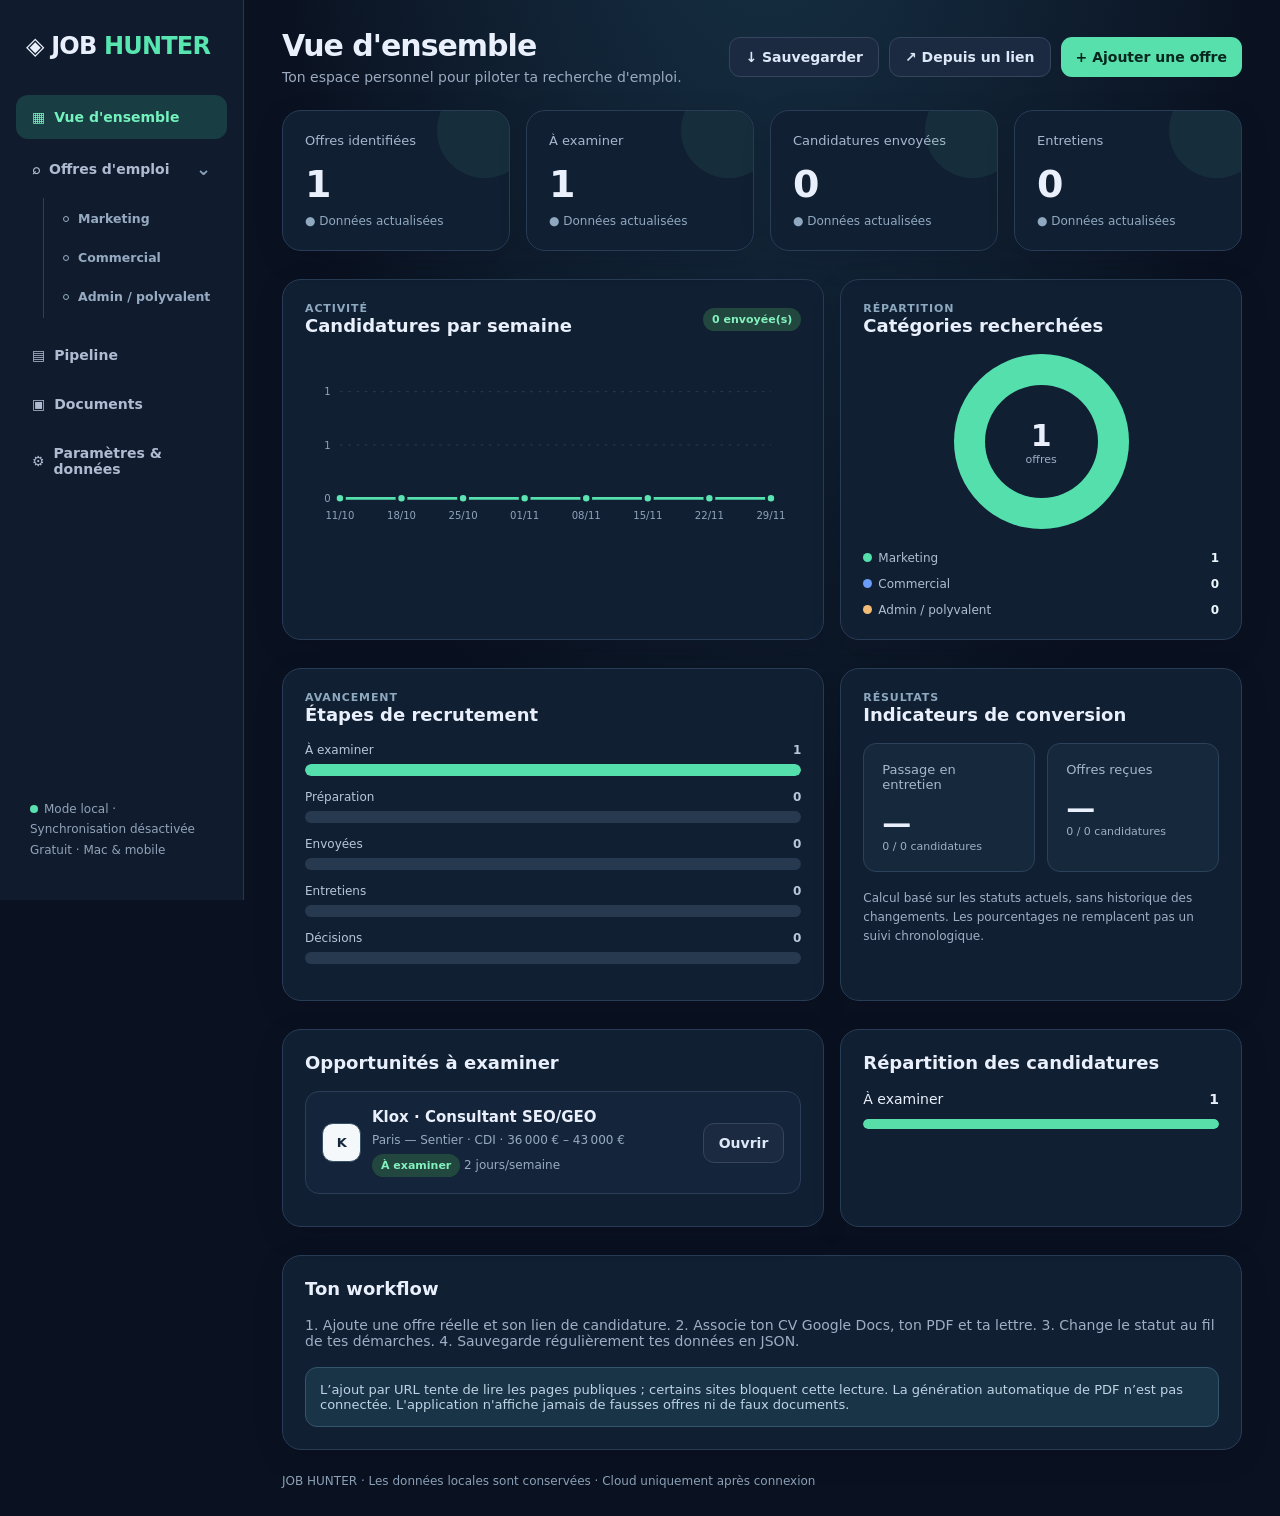
<file: index.html>
<!doctype html><html lang="fr"><head><meta charset="utf-8"><meta name="viewport" content="width=device-width,initial-scale=1,viewport-fit=cover"><title>Job Hunter — V10</title><meta name="theme-color" content="#0a1120"><meta name="description" content="Job Hunter V10, ton espace privé pour suivre tes candidatures."><meta name="apple-mobile-web-app-capable" content="yes"><meta name="apple-mobile-web-app-status-bar-style" content="black-translucent"><meta name="apple-mobile-web-app-title" content="Job Hunter"><link rel="manifest" href="manifest.webmanifest"><link rel="apple-touch-icon" href="icon-192.png">
<style>
:root{font-family:Inter,ui-sans-serif,system-ui,-apple-system,sans-serif;color:#e9f0fc;background:#0a1120;font-size:14px}*{box-sizing:border-box}body{margin:0}button,input,select,textarea{font:inherit}button{cursor:pointer}a{color:#87b8ff}aside{width:244px;position:fixed;inset:0 auto 0 0;background:#101c2e;border-right:1px solid #27384e;padding:26px 16px;display:flex;flex-direction:column;gap:8px}.brand{font-size:24px;font-weight:850;letter-spacing:-.8px;margin:6px 10px 35px}.brand b{color:#57e6af}.nav{width:100%;text-align:left;background:transparent;border:0;color:#aebbd1;padding:14px 16px;border-radius:12px;font-weight:650}.nav.active,.nav:hover{background:#183d42;color:#74f2be}.aside-bottom{margin-top:auto;padding:14px;color:#91a3b9;font-size:12px;line-height:1.7}main{margin-left:244px;padding:28px 38px;max-width:1800px}header{display:flex;align-items:center;justify-content:space-between;gap:18px;margin-bottom:30px}h1{font-size:30px;letter-spacing:-1px;margin:0 0 6px}h2{font-size:18px;margin:0 0 18px}p.sub{color:#9baac0;margin:0}.toolbar{display:flex;gap:10px;flex-wrap:wrap}.btn{background:#57dfac;color:#06271e;border:0;border-radius:11px;padding:11px 15px;font-weight:750}.btn:hover{filter:brightness(1.1)}.btn.secondary{background:#1b2a41;color:#dce8f7;border:1px solid #34455c}.btn.danger{background:#4c2431;color:#ffc3ce}.grid{display:grid;grid-template-columns:repeat(4,minmax(0,1fr));gap:16px}.card{background:#111f33;border:1px solid #283c55;border-radius:19px;padding:22px;box-shadow:0 10px 24px #00000018}.metric-label{color:#a7b8cc;font-size:13px}.metric-value{font-size:38px;font-weight:850;letter-spacing:-1px;margin-top:14px}.metric-foot{font-size:12px;color:#5fe5b2;margin-top:8px}.section{margin-top:28px}.two{display:grid;grid-template-columns:1.35fr 1fr;gap:16px}.bar{height:10px;background:#26394f;border-radius:8px;overflow:hidden;margin:12px 0}.bar span{display:block;background:#58dfa9;height:100%;border-radius:8px}.muted{color:#a0aec3}.job{padding:16px;border:1px solid #2b3e56;border-radius:14px;background:#14243a;margin:10px 0;display:flex;align-items:center;justify-content:space-between;gap:12px}.job strong{font-size:15px}.job .meta{color:#98abc1;margin-top:7px;font-size:12px}.pill{display:inline-block;padding:5px 9px;border-radius:99px;background:#22473f;color:#83f1bd;font-size:11px;font-weight:750}.pill.yellow{background:#4b3a22;color:#f5ca79}.filters{display:flex;gap:12px;flex-wrap:wrap;margin:0 0 20px}.field{background:#111e31;color:#e9f0fc;border:1px solid #35485e;border-radius:10px;padding:11px;min-width:180px}.search{flex:1;min-width:230px}.kanban{display:grid;grid-template-columns:repeat(5,minmax(210px,1fr));gap:14px;overflow:auto;padding-bottom:10px}.lane{background:#101c2e;border:1px solid #26394f;border-radius:16px;padding:14px;min-height:300px}.lane h3{font-size:13px;margin:4px 0 20px}.lane .job{display:block;cursor:grab}.lane .job button{margin-top:10px}.lane.dragover{border-color:#57dfac;background:#16322f}.empty{color:#8194ad;font-size:13px;padding:15px}.form-grid{display:grid;grid-template-columns:repeat(2,1fr);gap:14px}label{display:block;color:#b7c8d9;font-size:12px;margin-bottom:6px}input,textarea,select{width:100%}textarea{min-height:100px;resize:vertical}dialog{background:#111e30;color:#eef5ff;border:1px solid #3b536b;border-radius:20px;padding:26px;width:min(780px,95vw);max-height:90vh;overflow:auto}dialog::backdrop{background:#020916cc}.dialog-head{display:flex;justify-content:space-between;align-items:center;margin-bottom:20px}.hidden{display:none!important}.notice{padding:14px;border-radius:12px;background:#193347;border:1px solid #35556b;color:#bfd4e4;font-size:13px;margin-top:18px}.actionlink{display:inline-flex;align-items:center;justify-content:center;padding:10px 13px;border-radius:10px;text-decoration:none;font-weight:750;font-size:12px;background:#58dfac;color:#07271e}.actionlink.alt{background:#203c52;color:#b6d8fa}.actionlink:hover{filter:brightness(1.12)}.actiondisabled{display:inline-flex;padding:10px 13px;border-radius:10px;background:#263346;color:#8e9eb3;font-size:12px}.link{background:none;border:0;color:#8ec2ff;text-decoration:underline;padding:0}.foot{color:#8ba0b7;font-size:12px;margin-top:24px}.statusdot{display:inline-block;width:8px;height:8px;background:#59e0ae;border-radius:50%;margin-right:6px}@media(max-width:1050px){aside{width:76px;padding:20px 8px}.brand{font-size:16px;margin:6px 0 35px}.brand .full,.nav .full,.aside-bottom{display:none}main{margin-left:76px;padding:22px}.grid{grid-template-columns:repeat(2,1fr)}.two{grid-template-columns:1fr}}@media(max-width:650px){aside{position:static;width:100%;height:auto;flex-direction:row;overflow:auto;padding:8px}.brand{margin:10px}.nav{width:auto;white-space:nowrap}main{margin:0;padding:18px}.grid,.form-grid{grid-template-columns:1fr}header{align-items:flex-start;flex-direction:column}.card{padding:16px}}

.sync-panel{margin-top:17px;padding:15px;border:1px solid #2b435a;border-radius:12px;background:#10263a}.sync-panel input{width:100%;margin:9px 0}.sync-small{color:#9bb3c8;font-size:12px;line-height:1.6;margin-top:7px}

/* V7 — navigation hiérarchique et cartes d'offres */
:root{--jh-accent:#55dfad}aside{gap:5px}.brand{margin-bottom:30px}.nav{transition:background .16s ease,color .16s ease;display:flex;align-items:center;gap:9px}.nav-parent .chevron{margin-left:auto;font-size:18px;color:#8aa1b8}.nav-children{border-left:1px solid #2c4157;margin:0 0 10px 27px;padding:2px 0 3px 9px;display:grid;gap:2px}.nav-child{padding:11px 10px;font-size:12.5px;border-radius:9px;color:#96abc2}.child-dot{width:6px;height:6px;border-radius:50%;border:1px solid currentColor;flex:none}.nav-child.active .child-dot{background:var(--jh-accent);border-color:var(--jh-accent)}.nav-children.collapsed{display:none}.nav-parent .chevron{transition:transform .2s}.nav-parent[aria-expanded="false"] .chevron{transform:rotate(-90deg)}.nav:focus-visible,.btn:focus-visible,.actionlink:focus-visible{outline:2px solid var(--jh-accent);outline-offset:3px}
.offer-card{margin-bottom:13px;transition:border-color .18s,transform .18s;background:linear-gradient(130deg,#122238 0%,#101e31 100%)}.offer-card:hover{border-color:#40647b}.offer-top{display:flex;align-items:flex-start;gap:16px}.company-logo{height:52px;width:52px;flex:none;display:grid;place-items:center;border:1px solid #365068;border-radius:14px;background:#f4f8fa;color:#14273a;overflow:hidden;font-size:17px;font-weight:850;letter-spacing:-.5px}.company-logo img{width:100%;height:100%;object-fit:contain;padding:7px}.offer-main{min-width:0;flex:1}.offer-company{font-size:13px;color:#a8bbd0;font-weight:650;margin:4px 0}.offer-role{font-size:18px;letter-spacing:-.35px;margin:3px 0 9px;line-height:1.35}.offer-info{display:flex;flex-wrap:wrap;gap:7px 16px;color:#aabbd0;font-size:12px;margin:11px 0 0}.offer-info span{white-space:normal}.offer-divider{height:1px;background:#273d53;margin:17px 0 14px}.offer-card .toolbar{margin-top:0!important}.offer-card .btn.secondary{white-space:nowrap}.offer-card .pill{margin-bottom:5px}.offer-card .offer-notes{font-size:12px;margin:12px 0 0;line-height:1.5}.job .company-logo{height:39px;width:39px;border-radius:11px;font-size:13px}.job-ident{display:flex;gap:11px;align-items:center;min-width:0}.job-ident>div:last-child{min-width:0}
@media(max-width:1050px) and (min-width:651px){.nav-children{margin-left:10px;padding-left:4px}.nav-child{justify-content:center}.nav-child .child-dot{width:9px;height:9px}.nav-parent .chevron{display:none}}
@media(max-width:650px){.nav-children{display:flex;margin:0;padding:0;border:0;gap:2px}.nav-child{padding:10px}.nav-child .child-dot{display:none}.nav-parent .chevron{display:none}.offer-top{flex-wrap:wrap}.offer-card .offer-top>.btn{margin-left:auto}.company-logo{width:44px;height:44px}}

/* V9 — dashboard, navigation tactile et finition */
:root{--accent:#55dfad;--muted:#98acc3}body{background:radial-gradient(ellipse at 60% -25%,#18354a 0,transparent 48%),#0a1120}main{max-width:1600px}header{margin-bottom:25px}.card{box-shadow:0 8px 30px #030a171f}.card:hover{border-color:#34526b}.metric-value{font-variant-numeric:tabular-nums}.metric-card{position:relative;overflow:hidden}.metric-card:after{content:'';position:absolute;right:-23px;top:-28px;width:95px;height:95px;border-radius:50%;background:#58dfa912}.metric-card .metric-foot{color:#90a9c0}.chart-card{min-width:0}.chart-title{display:flex;align-items:center;justify-content:space-between;gap:12px;margin-bottom:18px}.chart-title h2{margin:0}.chart-kicker{color:#8da9bf;font-size:11px;letter-spacing:.08em;text-transform:uppercase;font-weight:800}.chart-svg{display:block;width:100%;height:auto;overflow:visible}.chart-gridline{stroke:#2b3e53;stroke-dasharray:3 6}.chart-axis{fill:#8ea4ba;font:11px Inter,system-ui,sans-serif}.chart-point{fill:#5ce4b3;stroke:#0f2032;stroke-width:3}.chart-legend{display:flex;gap:15px;flex-wrap:wrap;color:#aabdd0;font-size:12px;margin-top:16px}.legend-dot{display:inline-block;width:9px;height:9px;border-radius:50%;margin-right:6px}.donut-layout{display:flex;align-items:center;justify-content:space-evenly;gap:22px;flex-wrap:wrap}.donut{width:175px;height:175px;border-radius:50%;position:relative;flex:none}.donut:after{content:'';position:absolute;inset:31px;border-radius:50%;background:#111f33}.donut-center{position:absolute;inset:0;z-index:1;display:flex;flex-direction:column;align-items:center;justify-content:center}.donut-center strong{font-size:30px}.donut-center span{font-size:11px;color:#9bb0c5}.donut-legend{display:grid;gap:12px;min-width:165px;flex:1}.donut-item{display:flex;justify-content:space-between;gap:12px;font-size:12px;color:#aebfd1}.donut-item b{color:#edf7ff}.chart-empty{display:grid;place-items:center;min-height:175px;color:#9ab0c7;font-size:13px;text-align:center}.quick-row{display:flex;gap:10px;flex-wrap:wrap;margin-top:18px}.quick-row button{flex:1}.import-box{padding:18px;border:1px solid #31506a;background:linear-gradient(110deg,#122e3b,#122036);border-radius:16px;margin-bottom:18px}.import-box h2{margin:0 0 7px}.import-grid{display:flex;gap:10px;flex-wrap:wrap;align-items:center}.import-grid input{flex:1;min-width:180px}.import-hint{font-size:12px;color:#a6b8c9;margin-top:10px;line-height:1.5}.import-feedback{font-size:12px;color:#80e6b9;margin-top:10px}.import-modal textarea{min-height:140px}.import-modal .field{margin:6px 0 13px}.import-modal p{line-height:1.6}.nav-parent.parent-context{color:#b7e5d5}.logo-initials{font-size:inherit}.offer-card{border-radius:17px}.btn,.actionlink{transition:filter .18s,transform .18s}.btn:active,.actionlink:active{transform:scale(.98)}.mobile-nav{display:none}.nav-parent .chevron{pointer-events:none}.mobile-only{display:none}
@media(max-width:1050px){.grid{grid-template-columns:repeat(2,minmax(0,1fr))}.two{grid-template-columns:1fr}}
@media(max-width:650px){body{padding-bottom:calc(72px + env(safe-area-inset-bottom))}aside{display:none}main{padding:19px 15px;max-width:100%}header{gap:14px;margin-bottom:19px}h1{font-size:25px}.toolbar{gap:8px}header .toolbar{width:100%}header .toolbar .btn{flex:1;padding:12px 9px;font-size:12px}.grid{grid-template-columns:repeat(2,minmax(0,1fr));gap:10px}.metric-card{padding:16px}.metric-value{font-size:29px;margin-top:8px}.metric-label{font-size:11px}.two{grid-template-columns:1fr}.card{padding:17px;border-radius:15px}.section{margin-top:17px}.mobile-nav{display:flex;position:fixed;z-index:30;bottom:0;left:0;right:0;align-items:stretch;justify-content:space-around;background:#0e1d2df5;backdrop-filter:blur(18px);border-top:1px solid #34516b;padding:7px 4px calc(7px + env(safe-area-inset-bottom));box-shadow:0 -8px 25px #0005}.mobile-nav button{border:0;background:transparent;color:#91a8be;display:grid;gap:4px;place-items:center;min-width:0;flex:1;font-size:10px;padding:6px 1px;border-radius:11px}.mobile-nav button .mob-icon{font-size:21px;line-height:1.1}.mobile-nav button.active{color:#67ebba;background:#1a393d}.mobile-only{display:block}.offer-top{gap:11px}.offer-card .offer-top>.btn{width:100%}.offer-role{font-size:16px}.offer-card .toolbar .btn,.offer-card .toolbar .actionlink{flex:1;font-size:11px}.import-grid .btn{width:100%}.kanban{grid-template-columns:repeat(5,260px);scroll-snap-type:x mandatory}.lane{scroll-snap-align:start}.filters .field{width:100%;min-width:0}.donut{width:150px;height:150px}.donut:after{inset:28px}dialog{width:calc(100vw - 18px);padding:17px;border-radius:17px;max-height:90dvh}.form-grid{grid-template-columns:1fr}.import-modal .toolbar .btn{flex:1}}
</style></head><body>
<aside><div class="brand">◈ <span class="full">JOB <b>HUNTER</b></span></div>
<button class="nav active" data-view="dashboard">▦ <span class="full">Vue d'ensemble</span></button>
<button class="nav nav-parent" data-view="offers" aria-expanded="true" aria-controls="offer-submenu">⌕ <span class="full">Offres d'emploi</span><span class="chevron" aria-hidden="true">⌄</span></button>
<div class="nav-children" id="offer-submenu">
<button class="nav nav-child" data-view="marketing"><span class="child-dot"></span><span class="full">Marketing</span></button>
<button class="nav nav-child" data-view="commercial"><span class="child-dot"></span><span class="full">Commercial</span></button>
<button class="nav nav-child" data-view="admin"><span class="child-dot"></span><span class="full">Admin / polyvalent</span></button>
</div>
<button class="nav" data-view="pipeline">▤ <span class="full">Pipeline</span></button>
<button class="nav" data-view="documents">▣ <span class="full">Documents</span></button>
<button class="nav" data-view="settings">⚙ <span class="full">Paramètres & données</span></button>
<div class="aside-bottom"><span class="statusdot"></span><span id="cloudSidebar">Mode local · Synchronisation désactivée</span><br>Gratuit · Mac & mobile</div></aside>
<main><header><div><h1 id="page-title">Vue d'ensemble</h1><p class="sub" id="page-sub">Ton espace personnel pour piloter ta recherche d'emploi.</p></div><div class="toolbar"><button class="btn secondary" id="export">↓ Sauvegarder</button><button class="btn secondary" id="newFromUrl">↗ Depuis un lien</button><button class="btn" id="new">+ Ajouter une offre</button></div></header>
<section id="dashboard">
<div class="grid" id="metrics"></div><div class="two section"><div class="card chart-card"><div class="chart-title"><div><div class="chart-kicker">Activité</div><h2>Candidatures par semaine</h2></div><span class="pill" id="trendSummary">—</span></div><div id="trendChart"></div></div><div class="card chart-card"><div class="chart-title"><div><div class="chart-kicker">Répartition</div><h2>Catégories recherchées</h2></div></div><div id="categoryChart"></div></div></div><div class="two section"><div class="card chart-card"><div class="chart-title"><div><div class="chart-kicker">Avancement</div><h2>Étapes de recrutement</h2></div></div><div id="funnelChart"></div></div><div class="card chart-card"><div class="chart-title"><div><div class="chart-kicker">Résultats</div><h2>Indicateurs de conversion</h2></div></div><div id="conversionChart"></div></div></div>
<div class="two section"><div class="card"><h2>Opportunités à examiner</h2><div id="priority"></div></div><div class="card"><h2>Répartition des candidatures</h2><div id="breakdown"></div></div></div>
<div class="card section"><h2>Ton workflow</h2><p class="muted">1. Ajoute une offre réelle et son lien de candidature. 2. Associe ton CV Google Docs, ton PDF et ta lettre. 3. Change le statut au fil de tes démarches. 4. Sauvegarde régulièrement tes données en JSON.</p><div class="notice">L’ajout par URL tente de lire les pages publiques ; certains sites bloquent cette lecture. La génération automatique de PDF n’est pas connectée. L'application n'affiche jamais de fausses offres ni de faux documents.</div></div>
</section>
<section id="offers" class="hidden"><div class="import-box"><h2>Ajouter une offre à partir d’un lien</h2><div class="import-grid"><input id="quickUrl" type="url" class="field" placeholder="Colle un lien LinkedIn, WTTJ, Indeed…"><button class="btn" id="quickImport">Analyser le lien</button></div><div class="import-hint">Préremplissage automatique quand la page est accessible. Si la plateforme bloque la lecture, colle le texte de l’annonce pour compléter la fiche.</div></div><div class="filters"><input id="query" class="field search" placeholder="Rechercher une entreprise, un poste…"><select id="statusFilter" class="field"><option value="">Tous les statuts</option></select><select id="sort" class="field"><option value="recent">Plus récentes</option><option value="company">Entreprise A–Z</option><option value="salary">Salaire décroissant</option></select></div><div id="offer-list"></div></section>
<section id="marketing" class="hidden"></section><section id="commercial" class="hidden"></section><section id="admin" class="hidden"></section>
<section id="pipeline" class="hidden"><p class="muted" style="margin-bottom:18px">Déplace les cartes entre les colonnes pour modifier leur statut. Tu peux aussi utiliser les boutons « Étape suivante ».</p><div class="kanban" id="lanes"></div></section>
<section id="documents" class="hidden"><div class="card"><h2>Bibliothèque de candidatures</h2><div id="doc-list"></div><div class="notice">Prépare un brouillon de CV et de lettre à partir de tes expériences réelles, puis relis-les avant usage. Les liens de modèles ouvrent une copie Google Docs ; les originaux ne sont jamais modifiés.</div></div></section>
<section id="settings" class="hidden"><div class="two"><div class="card"><h2>Mes critères de recherche</h2><p class="muted">Paramètres indépendants pour chaque catégorie.</p><select id="prefCategory" class="field" style="margin:15px 0"><option>Marketing</option><option>Commercial</option><option>Admin / polyvalent</option></select><div id="preferences"></div><div class="toolbar" style="margin-top:15px"><button class="btn" id="savePrefs">Enregistrer</button><button class="btn secondary" id="copySearch">Copier les consignes de recherche</button><button class="btn secondary" id="downloadSearch">Exporter critères JSON</button></div><div class="notice">Important : les réglages de cette application locale ne sont pas automatiquement accessibles à la recherche quotidienne ChatGPT. Copie les consignes dans ChatGPT pour mettre à jour la recherche.</div></div><div class="card"><h2>Synchronisation Google Sheets</h2><p class="muted">Importe automatiquement les nouvelles offres depuis l’onglet CANDIDATURES. Les candidatures existantes et leurs statuts sont préservés.</p><div class="sync-panel"><label for="syncEndpoint">Adresse de l’application Web Google Apps Script</label><input id="syncEndpoint" class="field" type="url" placeholder="https://script.google.com/macros/s/…/exec"><div class="toolbar"><button class="btn" id="saveSync" type="button">Enregistrer l’adresse</button><button class="btn secondary" id="runSync" type="button">↻ Synchroniser maintenant</button></div><div id="syncState" class="sync-small" aria-live="polite">Synchronisation non configurée.</div><div class="sync-small">Une fois configurée, vérification au démarrage puis toutes les 30 minutes lorsque l’application reste ouverte. Les données sont enregistrées localement et synchronisées avec Supabase lorsque tu es connecté.</div></div></div><div class="card cloud-card"><h2>☁ Synchronisation Mac ↔ téléphone</h2><p class="muted">Connecte-toi avec ton email pour accéder aux candidatures sur tous tes appareils. Les données locales ne sont jamais envoyées sans ton accord.</p><div id="cloudState" class="notice">Non connecté.</div><div id="cloudLogin"><label for="cloudEmail">Adresse email</label><input class="field" id="cloudEmail" type="email" autocomplete="email" placeholder="toi@exemple.fr"><label for="cloudPassword" style="margin-top:12px">Mot de passe (6 caractères minimum)</label><input class="field" id="cloudPassword" type="password" autocomplete="current-password" placeholder="Mot de passe Supabase"><div class="toolbar" style="margin-top:14px"><button class="btn" id="cloudSignIn" type="button">Se connecter</button><button class="btn secondary" id="cloudSignUp" type="button">Créer mon compte</button></div></div><div id="cloudConnected" class="hidden"><div class="toolbar" style="margin-top:14px"><button class="btn secondary" id="cloudPull" type="button">↻ Actualiser depuis le cloud</button><button class="btn" id="cloudMigrate" type="button">↑ Importer mes offres locales</button><button class="btn secondary" id="cloudLogout" type="button">Se déconnecter</button></div><p class="sync-small">Les modifications sont sauvegardées sur Supabase après chaque action. Vérification sur les autres appareils toutes les 15 secondes lorsque l'onglet est ouvert. L'import local ajoute les offres manquantes sans remplacer les fiches déjà présentes.</p></div></div><div class="card"><h2>Gestion des données</h2><p class="muted">Tes offres sont conservées dans le stockage local de ce navigateur, sur cet appareil. Une sauvegarde JSON te permet de les transférer ou de les restaurer.</p><div class="toolbar" style="margin-top:20px"><button class="btn secondary" id="importButton">↑ Importer JSON</button><button class="btn secondary" id="export2">↓ Exporter JSON</button><button class="btn danger" id="reset">Effacer les données</button></div><input type="file" id="importFile" accept=".json,application/json" class="hidden"><div class="notice">Attention : supprimer les données du navigateur peut effacer ton historique local. Exporte un fichier JSON régulièrement.</div></div></div></section>
<div class="foot">JOB HUNTER · Les données locales sont conservées · Cloud uniquement après connexion</div></main>
<nav class="mobile-nav" aria-label="Navigation principale"><button data-mobile="dashboard" class="active"><span class="mob-icon">▦</span>Accueil</button><button data-mobile="offers"><span class="mob-icon">⌕</span>Offres</button><button data-mobile="pipeline"><span class="mob-icon">▤</span>Pipeline</button><button data-mobile="documents"><span class="mob-icon">▣</span>Documents</button><button data-mobile="settings"><span class="mob-icon">⚙</span>Réglages</button></nav>
<dialog id="urlDialog" class="import-modal"><div class="dialog-head"><h2 style="margin:0">Importer une annonce</h2><button type="button" class="btn secondary" id="closeUrlDialog">✕</button></div><p class="muted">Colle l’adresse de l’offre. Job Hunter tente d’en extraire les informations publiques. Tu peux aussi coller le texte de l’annonce si l’accès est bloqué.</p><label for="urlInput">Adresse de l’offre</label><input class="field" id="urlInput" type="url" placeholder="https://…"><label for="urlPaste">Texte de l’annonce (facultatif)</label><textarea class="field" id="urlPaste" placeholder="Colle ici le titre, l’entreprise et la description si besoin…"></textarea><div id="urlImportStatus" class="import-feedback" aria-live="polite"></div><div class="toolbar"><button type="button" class="btn" id="analyzeUrl">Analyser et préparer la fiche</button><button type="button" class="btn secondary" id="manualUrl">Continuer manuellement</button></div></dialog>
<dialog id="letterDialog"><div class="dialog-head"><h2 style="margin:0">Lettre de motivation</h2><button class="btn secondary" id="closeLetter">✕</button></div><p class="muted" id="letterJob"></p><textarea id="letterText" class="field" style="min-height:360px;line-height:1.7;margin:16px 0" placeholder="Rédige ou colle ici ta lettre personnalisée…"></textarea><p class="muted" id="letterLength" aria-live="polite">Longueur non vérifiée</p><div class="toolbar"><button class="btn secondary" id="draftLetter">✎ Proposer un brouillon</button><button class="btn" id="saveLetter">Enregistrer la lettre</button><button class="btn secondary" id="downloadLetter">↓ Télécharger .txt</button><button class="btn secondary" id="printLetter">↓ Imprimer / PDF</button></div><div class="notice">La lettre est enregistrée dans tes candidatures et synchronisée après connexion. Le PDF utilise la fonction « Enregistrer au format PDF » de ton navigateur.</div></dialog><dialog id="cvDialog"><div class="dialog-head"><h2 style="margin:0">CV personnalisé — Google Docs</h2><button class="btn secondary" id="closeCv">✕</button></div><p class="muted" id="cvJob"></p><div class="notice" style="margin:16px 0">Le CV conserve la mise en page de ton modèle Google Docs. Job Hunter ne génère plus de faux CV HTML ni de dates supposées. Crée une copie du modèle, adapte-la dans Google Docs puis associe son lien à cette candidature.</div><div class="toolbar"><a class="btn" id="cvGoogleTemplate" href="https://docs.google.com/document/d/13Ar-T2yDTKlqWOPi94xUrjoH31FxJYj6zKFgfvCcujE/copy" target="_blank" rel="noopener noreferrer">↗ Créer une copie de mon véritable CV</a><a class="btn secondary" id="cvDatashakeExample" href="https://docs.google.com/document/d/1GiBvRT2EALH-h5nO_sjMeBQGSgoRJy9uGI4BqW3eQ2M/edit?tab=t.fbmba2xvti1l" target="_blank" rel="noopener noreferrer" style="display:none">↗ Ouvrir le brouillon datashake adapté</a></div><label for="cvDocUrl" style="display:block;margin:16px 0 6px">Lien du CV Google Docs adapté à cette offre</label><input id="cvDocUrl" class="field" type="url" placeholder="https://docs.google.com/document/d/…/edit" style="width:100%"><p class="muted">La copie du modèle reste dans Google Drive ; Job Hunter mémorise uniquement le lien. Vérifie les dates, le contenu et l'accès au document avant l'envoi.</p><div class="toolbar"><button class="btn" type="button" id="cvGenerateNow">Générer le CV Google Docs de cette offre</button><button class="btn secondary" type="button" id="cvGenerateAll">Générer les CV manquants</button></div><p id="cvGenerationStatus" class="muted" role="status">Les documents sont créés automatiquement après connexion Google. Aucune expérience inventée.</p><section id="googleDriveAudit" style="margin:14px 0;padding:12px;border:1px solid #64748b;border-radius:10px"><strong>Google Drive — contrôle réel du document</strong><p class="muted">Connexion Google facultative, lecture seule. L'application inspecte les styles du document ; la pagination A4 reste à confirmer visuellement.</p><label for="googleOAuthClientId">Identifiant client OAuth Google (application Web)</label><input class="field" id="googleOAuthClientId" placeholder="…apps.googleusercontent.com" style="width:100%;margin:6px 0"><div class="toolbar"><button class="btn secondary" id="googleConnectCv" type="button">Connecter Google</button><button class="btn secondary" id="googleAuditCv" type="button">Vérifier le gras du CV</button><button class="btn secondary" id="googleDisconnectCv" type="button">Déconnecter</button></div><p id="googleAuditStatus" role="status" class="muted">Non connecté</p><pre id="googleAuditDetails" style="white-space:pre-wrap;overflow-wrap:anywhere;font-size:12px;max-height:180px;overflow:auto"></pre></section><fieldset id="cvQualityGate" style="margin:14px 0;padding:12px;border:1px solid var(--border,#ccd2dc);border-radius:10px"><legend style="font-weight:700">Contrôle qualité obligatoire avant envoi</legend><p class="muted" style="margin:0 0 10px">Job Hunter ne peut pas inspecter la mise en page Google Docs sans autorisation Google Drive. Confirme ces points après vérification dans le document.</p><label style="display:block;margin:8px 0"><input type="checkbox" id="cvCheckBold"> Tous les libellés jusqu'aux deux-points inclus sont en gras ; le texte après est normal.</label><label style="display:block;margin:8px 0"><input type="checkbox" id="cvCheckPage"> Le CV tient sur une seule page A4, sans ligne isolée.</label><label style="display:block;margin:8px 0"><input type="checkbox" id="cvCheckFacts"> Les expériences, dates et compétences sont exactes, sans invention.</label><label style="display:block;margin:8px 0"><input type="checkbox" id="cvCheckDesign"> Le modèle Google Docs original et sa mise en page sont conservés.</label><p id="cvQualityStatus" class="muted" role="status">Non vérifié</p><button type="button" class="btn secondary" id="cvMarkChecked">Valider le CV après contrôle</button></fieldset><div class="toolbar"><button class="btn" id="saveCvDoc">Enregistrer le lien du CV</button><button class="btn secondary" id="openCvDoc">↗ Ouvrir mon CV adapté</button></div></dialog><dialog id="editor"><div class="dialog-head"><h2 id="editorTitle" style="margin:0">Ajouter une offre</h2><button class="btn secondary" id="close">✕</button></div><form id="jobform"><div class="form-grid" id="fields"></div><div class="toolbar" style="margin-top:20px"><button class="btn" type="submit">Enregistrer</button><button class="btn danger hidden" type="button" id="deleteJob">Supprimer</button></div></form></dialog>
<style id="v10-mobile-polish">
@media(max-width:650px){
 dialog{width:calc(100vw - 16px)!important;max-width:calc(100vw - 16px)!important;max-height:calc(100dvh - 20px);overflow-y:auto;padding:16px!important}
 dialog .toolbar{display:flex;flex-wrap:wrap;gap:8px}
 dialog .toolbar .btn{flex:1 1 145px;min-height:42px;white-space:normal}
 #cvText,#letterText{min-height:240px!important;width:100%}
 #cvPreviewDetails{width:100%;min-width:0}
 .cv-paper{max-width:100%;overflow-wrap:anywhere}
 .dialog-head{position:sticky;top:-16px;background:#101c2e;z-index:2;padding:12px 0}
 button,input,select,textarea{font-size:16px}
}
</style>
<style id="cv-v10-style">
.cv-paper{background:#fff;color:#172033;padding:24px 28px;border:1px solid #d5dbe5;border-radius:8px;box-shadow:0 4px 16px #00000016;font:13px/1.5 Arial,Helvetica,sans-serif;overflow-wrap:anywhere}
.cv-paper .cv-name{font-size:25px;font-weight:800;letter-spacing:.045em;color:#14233d;margin:0}
.cv-paper .cv-role{font-size:13px;font-weight:600;color:#39577b;margin:4px 0 16px}
.cv-paper .cv-section{font-size:12px;font-weight:800;letter-spacing:.075em;color:#203e61;border-bottom:1px solid #b7c5d6;margin:15px 0 6px;padding-bottom:4px}
.cv-paper .cv-entry{font-weight:700;margin-top:9px}
.cv-paper p{margin:3px 0 7px}
@media(max-width:640px){.cv-paper{padding:16px 14px;font-size:12px}}
</style>
<script>
const KEY='jobhunter-local-v1',PREF='jobhunter-prefs-v1';
const categories=['Marketing','Commercial','Admin / polyvalent'];
const stages=['À examiner','CV à préparer','Prêt à postuler','Candidature envoyée','Entretien RH','Entretien technique','Offre reçue','Refus','Archivée'];
const lanes=['À examiner','CV à préparer','Prêt à postuler','Candidature envoyée','Entretien RH'];
const cv='https://docs.google.com/document/d/13Ar-T2yDTKlqWOPi94xUrjoH31FxJYj6zKFgfvCcujE/edit?tab=t.fbmba2xvti1l';
const example={category:'Marketing',id:'klox-seo-2026',company:'Klox',role:'Consultant SEO/GEO',contract:'CDI',location:'Paris — Sentier',salaryMin:'36000',salaryMax:'43000',remote:'2 jours/semaine',source:'Offre transmise',url:'',cv, pdf:'',letter:'',status:'À examiner',priority:'Haute',found:'2026-11-06',applied:'',notes:'72 briefs SEO, 108 optimisations ; expérience GEO à approfondir. Salaire minimum annoncé sous le seuil souhaité. Lien direct à vérifier.'};
let jobs,editing=null;
try{const saved=JSON.parse(localStorage.getItem(KEY));jobs=Array.isArray(saved)?saved.map(j=>({...j,category:j.category||'Marketing'})):[example]}catch{jobs=[example]}
const defaults={
 'Marketing':{contract:'CDI',salary:'40000',target:'45000',commute:'45 min depuis Écouen',remote:'2 jours/semaine',roles:'Consultant SEO junior, Consultant GEO junior, Growth Marketing, chef de projet marketing digital',location:'Paris / Île-de-France',experience:'Junior',exclude:'Stage, alternance, senior',sources:'LinkedIn, Welcome to the Jungle, HelloWork, Indeed, France Travail'},
 'Commercial':{contract:'CDI',salary:'',target:'',commute:'45 min depuis Écouen',remote:'2 jours souhaités',roles:'Business Developer, SDR, commercial B2B, chargé de clientèle',location:'Paris / Val-d’Oise',experience:'Junior',exclude:'Stage, alternance',sources:'LinkedIn, Welcome to the Jungle, HelloWork, Indeed, France Travail'},
 'Admin / polyvalent':{contract:'CDI',salary:'',target:'',commute:'45 min depuis Écouen',remote:'Indifférent',roles:'Assistant administratif, employé polyvalent, support',location:'Val-d’Oise / Paris',experience:'Débutant ou junior',exclude:'Stage, alternance',sources:'LinkedIn, Welcome to the Jungle, HelloWork, Indeed, France Travail'}
};
let prefs;try{const old=JSON.parse(localStorage.getItem(PREF)||'{}');prefs=Object.fromEntries(categories.map(c=>[c,{...defaults[c],...(old[c]||(!old.Marketing&&c==='Marketing'?old:{}))}]))}catch{prefs=JSON.parse(JSON.stringify(defaults))}
const $=id=>document.getElementById(id);
const safe=s=>String(s??'').replace(/[&<>"']/g,c=>({'&':'&amp;','<':'&lt;','>':'&gt;','"':'&quot;',"'":'&#39;'}[c]));
const link=(url,label)=>/^https?:\/\/\S+$/i.test(url||'')?`<a href="${safe(url)}" target="_blank" rel="noopener noreferrer">${safe(label)} ↗</a>`:`<span class="muted">${safe(label)} non disponible</span>`;
const euro=v=>v?Number(v).toLocaleString('fr-FR')+' €':'Non précisé';
const save=()=>{localStorage.setItem(KEY,JSON.stringify(jobs));render();if(cloudUser)queueCloudSave()};
function render(){
 $('metrics').innerHTML=[['Offres identifiées',jobs.length],['À examiner',jobs.filter(j=>j.status==='À examiner').length],['Candidatures envoyées',jobs.filter(j=>j.status==='Candidature envoyée').length],['Entretiens',jobs.filter(j=>j.status?.startsWith('Entretien')).length]].map(([label,n])=>`<div class="card metric-card"><div class="metric-label">${label}</div><div class="metric-value">${n}</div><div class="metric-foot">● Données actualisées</div></div>`).join('');
 const pending=jobs.filter(j=>!['Refus','Archivée','Offre reçue','Candidature envoyée'].includes(j.status)).slice(0,5);
 $('priority').innerHTML=pending.length?pending.map(j=>jobCard(j)).join(''):'<p class="empty">Aucune opportunité à examiner.</p>';
 $('breakdown').innerHTML=stages.filter(s=>jobs.some(j=>j.status===s)).map(s=>{const n=jobs.filter(j=>j.status===s).length;return `<div style="display:flex;justify-content:space-between;margin-top:16px"><span>${safe(s)}</span><strong>${n}</strong></div><div class="bar"><span style="width:${Math.round(100*n/Math.max(1,jobs.length))}%"></span></div>`}).join('')||'<p class="empty">Aucune donnée.</p>';
 renderCharts();renderOffers();renderLanes();renderDocs();renderCategories();
}
const logoDomains={'klox':'klox.fr','datashake':'datashake.fr','jja':'jja-sa.com','happypal':'happypal.fr','extracadabra':'extracadabra.com'};
function companyLogo(j){const name=String(j.company||'').trim();const key=normText(name);const domain=logoDomains[key];const initials=name.split(/\s+/).slice(0,2).map(w=>w[0]||'').join('').toUpperCase().slice(0,2)||'•';return `<span class="company-logo" title="${safe(name)}"><span class="logo-initials">${safe(initials)}</span>${domain?`<img loading="lazy" alt="" src="https://www.google.com/s2/favicons?domain=${encodeURIComponent(domain)}&sz=128" onload="if(this.naturalWidth>32){this.previousElementSibling.style.display='none'}else{this.remove()}" onerror="this.remove()">`:''}</span>`}
function jobCard(j){return `<div class="job"><div class="job-ident">${companyLogo(j)}<div><strong>${safe(j.company)} · ${safe(j.role)}</strong><div class="meta">${safe(j.location)} · ${safe(j.contract)} · ${euro(j.salaryMin)} – ${euro(j.salaryMax)}</div><div class="meta"><span class="pill">${safe(j.status)}</span> ${safe(j.remote||'')}</div></div></div><button class="btn secondary" data-edit="${safe(j.id)}">Ouvrir</button></div>`}
function cvTemplateFor(j){
 if(j.category==='Commercial')return {name:'CV commercial (modèle Happypal)',url:'https://docs.google.com/document/d/1noZ8VukP19EPlOqrLwBmTx1cqEigSuvakEvVBuTiJaA/copy'};
 if(j.category==='Marketing')return {name:'CV marketing (modèle Klox)',url:'https://docs.google.com/document/d/1YomBw9SADcUbL1Nap0e3cCuDTn-oSOluRFrDmRifZi0/copy'};
 return null;
}
function actionLinks(j){
 const valid=u=>/^https?:\/\/[^\s]+$/i.test(u||'');
 const mismatchedKlox=String(j.company||'').toLowerCase().trim()==='klox'&&/assistant-e-account-manager-culture-edition-cinema-stage/i.test(j.url||'');
 const template=cvTemplateFor(j);
 return `<div class="toolbar" style="margin-top:14px">
 ${template?`<a class="actionlink alt" href="${safe(template.url)}" target="_blank" rel="noopener noreferrer" title="Créer une copie Google Docs ; la personnalisation reste manuelle">▤ Copier le modèle de CV</a>`:''}
 <button class="btn secondary" data-cv="${safe(j.id)}">✎ ${j.cvText?'Modifier le brouillon CV':'Préparer un CV personnalisé'}</button>
 ${mismatchedKlox?'<span class="meta" role="alert" style="color:#f3bc75">⚠ Lien incorrect : cette annonce Klox concerne un stage Account Manager, pas le poste SEO/GEO.</span>':''}
 ${valid(j.url)&&!mismatchedKlox?`<a class="actionlink" href="${safe(j.url)}" target="_blank" rel="noopener noreferrer">↗ Postuler</a>`:`<button class="btn secondary" data-edit="${safe(j.id)}" title="Ajouter le lien de l'annonce">＋ Ajouter le lien pour postuler</button>`}
 ${valid(j.pdf)?`<a class="actionlink alt" href="${safe(j.pdf)}" target="_blank" rel="noopener noreferrer">↓ Ouvrir le CV PDF</a>`:''}
 ${valid(j.cv)?`<a class="actionlink alt" href="${safe(j.cv)}" target="_blank" rel="noopener noreferrer">▤ Modifier le CV</a>`:`<button class="btn secondary" data-edit="${safe(j.id)}">＋ Associer un CV</button>`}
 ${!valid(j.letter)?`<button class="btn secondary" data-letter="${safe(j.id)}">${j.letterText?'↓ Lettre / PDF':'✎ Préparer la lettre'}</button>`:''}
 ${valid(j.letter)?`<a class="actionlink alt" href="${safe(j.letter)}" target="_blank" rel="noopener noreferrer">▤ Modifier la lettre</a>`:''}
 </div>`
}
function offerTile(j){
 return `<article class="card offer-card"><div class="offer-top">${companyLogo(j)}<div class="offer-main"><span class="pill ${j.priority==='Haute'?'yellow':''}">${safe(j.category||'Marketing')} · ${safe(j.priority||'Moyenne')}</span><div class="offer-company">${safe(j.company)}</div><h2 class="offer-role">${safe(j.role)}</h2><div class="offer-info"><span>⌖ ${safe(j.location||'Lieu non précisé')}</span><span>▤ ${safe(j.contract||'Contrat à vérifier')}</span><span>◷ ${safe(j.remote||'Télétravail non précisé')}</span></div><div class="offer-info"><span>€ ${euro(j.salaryMin)} – ${euro(j.salaryMax)}</span><span>● ${safe(j.status)}</span></div></div><button class="btn secondary" data-edit="${safe(j.id)}">Détails / Modifier</button></div>${j.notes?`<p class="muted offer-notes">${safe(j.notes)}</p>`:''}<div class="offer-divider"></div>${actionLinks(j)}</article>`
}
function renderOffers(){
 const q=$('query').value.toLocaleLowerCase('fr');const status=$('statusFilter').value;
 let list=jobs.filter(j=>(j.company+' '+j.role+' '+j.location).toLocaleLowerCase('fr').includes(q)&&(!status||j.status===status));
 const sort=$('sort').value;
 list.sort((a,b)=>sort==='company'?a.company.localeCompare(b.company):sort==='salary'?Number(b.salaryMax||0)-Number(a.salaryMax||0):String(b.found||'').localeCompare(String(a.found||'')));
 $('offer-list').innerHTML=list.length?list.map(offerTile).join(''):'<div class="card empty">Aucune offre ne correspond aux filtres.</div>';
}
function renderCategories(){
 const mappings={marketing:'Marketing',commercial:'Commercial',admin:'Admin / polyvalent'};
 Object.entries(mappings).forEach(([id,cat])=>{
  const list=jobs.filter(j=>(j.category||'Marketing')===cat);
  const sent=list.filter(j=>['Candidature envoyée','Entretien RH','Entretien technique','Offre reçue','Refus'].includes(j.status)).length;
  const ready=list.filter(j=>j.status==='Prêt à postuler').length;
  const interviews=list.filter(j=>j.status?.startsWith('Entretien')).length;
  $(id).innerHTML=`<div class="toolbar" style="margin-bottom:18px"><button class="btn secondary" data-criteria="${safe(cat)}">⚙ Critères de recherche</button></div><div class="grid" style="grid-template-columns:repeat(3,minmax(0,1fr))">
  ${[['Offres trouvées',list.length],['Prêtes à postuler',ready],['Candidatures / réponses',sent],['Entretiens',interviews]].map(([label,n])=>`<div class="card"><div class="metric-label">${label}</div><div class="metric-value">${n}</div></div>`).join('')}</div>
  <div class="section"><h2>Offres ${safe(cat.toLowerCase())}</h2>${list.length?list.map(offerTile).join(''):'<div class="card empty">Aucune offre dans cette catégorie. Clique sur « Ajouter une offre » pour commencer.</div>'}</div>`;
 });
}
function renderLanes(){
 $('lanes').innerHTML=lanes.map(s=>`<div class="lane" data-lane="${safe(s)}"><h3>${safe(s)} <span class="pill">${jobs.filter(j=>j.status===s).length}</span></h3>${jobs.filter(j=>j.status===s).map(j=>`<div class="job" draggable="true" data-drag="${safe(j.id)}"><strong>${safe(j.company)}</strong><div class="meta">${safe(j.role)}</div><button class="btn secondary" data-next="${safe(j.id)}">Étape suivante →</button><button class="link" style="margin-left:10px" data-edit="${safe(j.id)}">Éditer</button></div>`).join('')||'<div class="empty">Dépose une offre ici</div>'}</div>`).join('');
 document.querySelectorAll('[data-drag]').forEach(e=>e.addEventListener('dragstart',ev=>ev.dataTransfer.setData('text/plain',e.dataset.drag)));
 document.querySelectorAll('[data-lane]').forEach(e=>{e.addEventListener('dragover',ev=>{ev.preventDefault();e.classList.add('dragover')});e.addEventListener('dragleave',()=>e.classList.remove('dragover'));e.addEventListener('drop',ev=>{ev.preventDefault();e.classList.remove('dragover');const j=jobs.find(x=>x.id===ev.dataTransfer.getData('text/plain'));if(j){j.status=e.dataset.lane;save()}})});
}
function documentStatus(j){const cv=j.cv||j.pdf||j.cvText,letter=j.letter||j.letterText;return 'CV : '+(cv?(j.cvChecked==='Oui'?'Contrôlé manuellement':j.cvText?'Brouillon à relire':'Lien présent, à vérifier'):'À préparer')+' · Lettre : '+(letter?(j.letterChecked==='Oui'?'Contrôlée manuellement':'Présente, à vérifier'):'À préparer')+' · 1 page : '+(j.cvChecked==='Oui'&&j.letterChecked==='Oui'?'contrôlée par l’utilisateur':'à vérifier')}
function renderDocs(){$('doc-list').innerHTML=jobs.map(j=>`<div class="card" style="margin-bottom:12px"><strong>${safe(j.company)} — ${safe(j.role)}</strong><div class="meta" style="margin-top:8px">${safe(documentStatus(j))}</div>${actionLinks(j)}</div>`).join('')||'<p class="empty">Aucune candidature.</p>'}
let activeLetter=null;
let activeCv=null;
function updateLetterLength(){const n=$('letterText').value.trim().length;$('letterLength').textContent=n+' caractères · '+(n>1800?'lettre longue : raccourcis-la et vérifie la pagination':n>0?'vérifie la pagination du PDF avant validation':'brouillon vide')}
function cvMarkup(text){
 const lines=String(text||'').split(/\r?\n/),out=[];
 const sections=new Set(['PROFIL','EXPÉRIENCES','COMPÉTENCES','FORMATION','À VÉRIFIER AVANT ENVOI']);
 for(let i=0;i<lines.length;i++){
  const line=lines[i].trim();if(!line)continue;
  const value=safe(line);
  if(i===0){out.push('<h1 class="cv-name">'+value+'</h1>');continue}
  if(i===1){out.push('<div class="cv-role">'+value+'</div>');continue}
  if(sections.has(line)){out.push('<h2 class="cv-section">'+value+'</h2>');continue}
  if(/^(FREELANCE|INNOVORDER|HUBUP|WIZARDS TECHNOLOGIES|G20|ICD Business School|CFA CODIS)\b/i.test(line)){out.push('<div class="cv-entry">'+value+'</div>');continue}
  out.push('<p>'+value+'</p>');
 }
 return out.join('');
}
function updateCvPreview(){const el=$('cvPreview');if(el)el.innerHTML=cvMarkup($('cvText').value)}
function cvReviewIssues(text){
 const issues=[];
 if(/Dates à confirmer/i.test(text))issues.push('Dates professionnelles ou de formation à confirmer');
 if(/À VÉRIFIER AVANT ENVOI/i.test(text))issues.push('Consignes de vérification encore présentes dans le CV');
 if(String(text||'').trim().length<400)issues.push('Contenu très court : vérifier que les expériences sont complètes');
 if(String(text||'').trim().length>3600)issues.push('CV potentiellement long : vérifier le nombre de pages');
 return issues;
}
function updateCvChecks(){
 const issues=cvReviewIssues($('cvText').value);
 $('cvChecks').textContent=issues.length?'⚠ Avant envoi : '+issues.join(' · '):'✓ Aucun point bloquant détecté automatiquement. Relis tout de même les informations et le PDF.';
}
function updateCvLength(){const n=$('cvText').value.trim().length;$('cvLength').textContent=n+' caractères · '+(n>3000?'CV long : raccourcis-le et vérifie la pagination':n>0?'brouillon à relire · confirme qu’il tient sur une page':'brouillon vide');updateCvPreview();updateCvChecks()}
$('letterText').addEventListener('input',updateLetterLength);
 // CV Google Docs: no legacy text editor input to bind.
function openLetter(id){const j=jobs.find(x=>x.id===id);if(!j)return;activeLetter=id;$('letterJob').textContent=j.company+' — '+j.role;$('letterText').value=j.letterText||suggestedLetter(j);updateLetterLength();$('letterDialog').showModal()}
function suggestedLetter(j){
 const company=String(j.company||'votre entreprise').trim(),role=String(j.role||'ce poste').trim();
 const opening='Madame, Monsieur,\n\nJe vous adresse ma candidature pour le poste de '+role+' au sein de '+company+'.';
 const experience=j.category==='Commercial'
  ?'Mes expériences chez Innovorder, Hubup et Wizards Technologies m’ont permis de pratiquer la prospection B2B, la qualification de besoins et la prise de rendez-vous. Chez Innovorder, j’ai également travaillé sur le suivi des demandes entrantes et utilisé HubSpot.'
  :j.category==='Admin / polyvalent'
  ?'Mes expériences chez Hubup et Innovorder m’ont habitué à organiser des informations, suivre des demandes, accompagner des utilisateurs et travailler avec différents outils numériques. J’apprécie les missions qui demandent de la rigueur et de la polyvalence.'
  :'Chez Innovorder, j’ai contribué à 72 briefs SEO et à 108 optimisations, ainsi qu’à des projets de pages web et à des campagnes Meta Ads. J’ai aussi travaillé sur des workflows HubSpot et des campagnes emailing et SMS. En freelance, j’ai accompagné des projets en SEO et en communication digitale.';
 const requirements=String(j.requirements||'').split(/[\n,;•]+/).map(x=>x.trim()).filter(x=>x.length>2).slice(0,4);
 const description=String(j.description||'').trim();
 const matched=cvTailoring(j).slice(0,3);
 const evidence=j.category==='Commercial'
  ?'Chez Innovorder, j’ai atteint un objectif de 15 rendez-vous par semaine et utilisé HubSpot pour suivre les leads entrants.'
  :j.category==='Admin / polyvalent'
  ?'Chez Hubup, j’ai traité des demandes clients et préparé du matériel destiné aux utilisateurs.'
  :/seo|référencement|contenu|content|geo/i.test(String(j.role||'')+' '+String(j.requirements||''))
   ?'Chez Innovorder, j’ai réalisé 72 briefs SEO et 108 optimisations de contenus.'
   :/ads|acquisition|growth|paid|publicité/i.test(String(j.role||'')+' '+String(j.requirements||''))
    ?'Chez Innovorder, j’ai participé à huit campagnes Meta Ads et à la mise en place de workflows HubSpot.'
    :'Chez Innovorder, j’ai travaillé sur des projets web, des campagnes d’acquisition et des automatisations HubSpot.';
 const context=matched.length
  ?'Votre offre fait écho à plusieurs compétences que j’ai pratiquées : '+matched.join(', ')+'. Je serais ravi de vous présenter des réalisations concrètes en lien avec les missions du poste.'
  :requirements.length
   ?'Les missions mentionnées dans votre annonce, notamment '+requirements.slice(0,2).join(' et ')+', retiennent mon attention. Je souhaite échanger avec vous sur la manière dont mon parcours peut répondre à ces besoins.'
   :'Je souhaite mettre ces compétences au service de votre équipe, tout en continuant à progresser sur les enjeux propres à ce poste.';
 return opening+'\n\n'+experience+'\n\n'+evidence+'\n\n'+context+'\n\nJe serais heureux d’échanger avec vous sur mes expériences et sur les besoins de '+company+'.\n\nJe vous remercie de votre attention et vous prie d’agréer, Madame, Monsieur, mes salutations distinguées.\n\nEkin Ikizer';
}
function cvTailoring(j){
 const text=(String(j.role||'')+' '+String(j.requirements||'')+' '+String(j.description||'')).toLowerCase();
 const catalog=j.category==='Commercial'
  ?[['HubSpot',/hubspot|crm/],['Prospection B2B',/prospection|commercial|business develop/],['Qualification de leads',/qualification|lead/],['Sales Navigator',/sales navigator|linkedin/],['Relation client',/relation client|fidélisation|support/]]
  :j.category==='Admin / polyvalent'
  ?[['Relation client',/relation client|client|accueil/],['Suivi des demandes',/suivi|administratif|dossier/],['Organisation',/organisation|coordination|planning/],['Google Workspace',/google|bureautique|tableur/],['Gestion de matériel',/matériel|logistique|stock/]]
  :[['SEO',/seo|référencement|organique/],['Google Analytics 4',/analytics|ga4|mesure|analyse de données/],['Search Console',/search console|seo/],['Meta Ads',/meta|facebook ads|paid|publicité|acquisition/],['HubSpot',/hubspot|crm|automation|automatisation/],['SEMrush',/semrush|seo|audit/],['Gestion de projet web',/projet|coordination|refonte|site web/],['Emailing',/emailing|email marketing|newsletter|crm/]];
 return catalog.filter(([,pattern])=>pattern.test(text)).map(([skill])=>skill);
}
function suggestedCv(j){
 const headline=j.category==='Commercial'?'BUSINESS DEVELOPMENT B2B JUNIOR':j.category==='Admin / polyvalent'?'ASSISTANT POLYVALENT — SUPPORT & ORGANISATION':'MARKETING DIGITAL — SEO & ACQUISITION';
 const profile=j.category==='Commercial'
  ?'Profil commercial B2B formé à la prospection, à la qualification des besoins et à la prise de rendez-vous. Objectif de 15 rendez-vous par semaine atteint lors de ma première année chez Innovorder. Pratique de HubSpot, Sales Navigator, Lusha et Ringover.'
  :j.category==='Admin / polyvalent'
  ?'Profil polyvalent avec une expérience en relation client, suivi de demandes, gestion de matériel et tâches de magasin. À l’aise avec les outils numériques et l’organisation opérationnelle.'
  :'Marketing digital avec une expérience opérationnelle en SEO, optimisation éditoriale, coordination web, campagnes Meta Ads et automatisations HubSpot. 72 briefs SEO et 108 optimisations réalisés chez Innovorder.';
 const experiences=j.category==='Commercial'
  ?['FREELANCE — Consultant marketing digital | Jan. 2026 – aujourd’hui','Recueil des besoins, conseil et suivi de projets pour WAYTA, De fils en fil et Accor.','INNOVORDER — Marketing digital et acquisition | Janv. 2024 – sept. 2025','Qualification de leads entrants ; objectif de 15 rendez-vous hebdomadaires atteint lors de la première année. Suivi des prospects et workflows dans HubSpot.','HUBUP — Support commercial et marketing | Sept. 2022 – sept. 2024','Prospection téléphonique à froid, ciblage de prospects, qualification des besoins, suivi des demandes et tutoriels clients.','WIZARDS TECHNOLOGIES — Business Developer | Sept. 2020 – sept. 2022','Prospection B2B par téléphone, LinkedIn et e-mail ; listes de décideurs et prise de rendez-vous.']
  :j.category==='Admin / polyvalent'
  ?['G20 — Employé polyvalent | Janv. 2019 – mai 2019','Tenue de caisse, mise en rayon, facing, comptage de caisse et réception des marchandises.','HUBUP — Support client et opérations | Sept. 2022 – sept. 2024','Traitement de demandes clients, tutoriels utilisateurs, préparation et configuration de matériel.','INNOVORDER — Marketing et coordination | Janv. 2024 – sept. 2025','Suivi de projets web, collecte d’informations, coordination de livrables et utilisation régulière de HubSpot.','WIZARDS TECHNOLOGIES — Business Developer | Sept. 2020 – sept. 2022','Organisation de listes de prospection, suivi des échanges et prise de rendez-vous.']
  :['FREELANCE — Consultant marketing digital | Jan. 2026 – aujourd’hui','WAYTA : audit SEO et recommandations pour une refonte. De fils en fil : suivi et optimisation de campagnes Meta Ads. Accor : communications internes en français et en anglais.','INNOVORDER — Marketing digital et acquisition | Janv. 2024 – sept. 2025','72 briefs SEO, 108 optimisations de contenus, audits et suivi de performance. Refonte de pages produits et coordination web, design et contenu. Campagnes Meta Ads et workflows HubSpot.','HUBUP — Support commercial et marketing | Sept. 2022 – sept. 2024','Tutoriels clients, accompagnement B2B et contribution à des contenus marketing.','WIZARDS TECHNOLOGIES — Business Developer | Sept. 2020 – sept. 2022','Prospection B2B, identification des besoins et prise de rendez-vous.'];
 const skills=j.category==='Commercial'?'Prospection B2B · Qualification · Prise de rendez-vous · HubSpot · Sales Navigator · Lusha · Ringover · Relation client':j.category==='Admin / polyvalent'?'Relation client · Suivi de demandes · Organisation · Gestion de matériel · Caisse · Mise en rayon · Réception de marchandises · Google Workspace':'SEO · Audits · Recherche de mots-clés · Optimisation on-site · Google Analytics 4 · Search Console · SEMrush · HubSpot · Meta Ads · Notion';
 const education='FORMATION\nICD Business School — MBA Marketing et Commercial | Sept. 2023 – sept. 2025\nCFA CODIS — Licence marketing numérique et e-commerce | Sept. 2020 – sept. 2023';
 const tailored=cvTailoring(j);
 const target=String(j.role||'').trim();
 const focusedSkills=[...new Set([...tailored,...skills.split(' · ')])].join(' · ');
 return `EKIN IKIZER\n${target?target.toUpperCase()+' — ':''}${headline}\n\nPROFIL\n${profile}\n\nEXPÉRIENCES\n${experiences.join('\n')}\n\nCOMPÉTENCES\n${focusedSkills}\n\n${education}`;
}
function openCv(id){const j=jobs.find(x=>x.id===id);if(!j)return;activeCv=id;$('cvJob').textContent=j.company+' — '+j.role;const isDatashake=/datashake/i.test(j.company||'');$('cvDatashakeExample').style.display=isDatashake?'inline-flex':'none';$('cvDocUrl').value=(isDatashake&&j.cvDocUrl&&j.cvDocUrl.includes('/document/d/1GiBvRT2EALH-h5nO_sjMeBQGSgoRJy9uGI4BqW3eQ2M/')&&!j.cvDocUrl.includes('tab=')?j.cvDocUrl+(j.cvDocUrl.includes('?')?'&':'?')+'tab=t.fbmba2xvti1l':j.cvDocUrl)||(isDatashake?'https://docs.google.com/document/d/1GiBvRT2EALH-h5nO_sjMeBQGSgoRJy9uGI4BqW3eQ2M/edit?tab=t.fbmba2xvti1l':'');for(const id of ['cvCheckBold','cvCheckPage','cvCheckFacts','cvCheckDesign'])$(id).checked=false;$('cvQualityStatus').textContent=j.cvChecked==='Oui'?'CV précédemment validé — recontrôler après toute modification.':'Non vérifié';$('cvDialog').showModal()}
function printCvDocument(j,text){
 const w=window.open('','_blank');
 if(!w){alert('Autorise les fenêtres pop-up pour exporter le CV en PDF.');return}
 const title='CV - '+String(j.company||'Candidature')+' - '+String(j.role||'');
 const styles='@page{size:A4;margin:13mm}*{box-sizing:border-box}body{margin:0;color:#172033;background:#fff;font:10pt/1.35 Arial,Helvetica,sans-serif}.cv-paper{max-width:184mm;margin:auto;overflow-wrap:anywhere}.cv-name{font-size:21pt;font-weight:800;letter-spacing:.04em;margin:0;color:#14233d}.cv-role{font-size:11pt;font-weight:600;color:#39577b;margin:3pt 0 13pt}.cv-section{font-size:10pt;font-weight:800;letter-spacing:.07em;color:#203e61;border-bottom:1px solid #b7c5d6;margin:11pt 0 5pt;padding-bottom:3pt;break-after:avoid}.cv-entry{font-weight:700;margin-top:7pt;break-after:avoid}p{margin:3pt 0 5pt;orphans:2;widows:2}@media screen{body{background:#f0f3f8;padding:24px}.cv-paper{background:white;padding:13mm;box-shadow:0 4px 20px #0002}}';
 w.document.write('<!doctype html><html lang="fr"><head><meta charset="utf-8"><title>'+safe(title)+'</title><style>'+styles+'</style></head><body><main class="cv-paper">'+cvMarkup(text)+'</main></body></html>');
 w.document.close();w.focus();setTimeout(()=>w.print(),350);
}
function printDocument(title,text){
 const w=window.open('','_blank');
 if(!w){alert('Autorise les fenêtres pop-up pour imprimer le document.');return}
 const paragraphs=String(text||'').trim().split(/\n\s*\n/).map(p=>'<p>'+safe(p).replace(/\n/g,'<span class="linebreak"></span>')+'</p>').join('');
 const styles='@page{size:A4;margin:19mm}*{box-sizing:border-box}body{font:11pt/1.55 Arial,Helvetica,sans-serif;color:#172033;background:#fff;margin:0}.letter-paper{max-width:172mm;margin:auto;overflow-wrap:anywhere}p{margin:0 0 13pt;orphans:2;widows:2}.linebreak{display:block}@media screen{body{background:#f0f3f8;padding:24px}.letter-paper{background:#fff;padding:19mm;box-shadow:0 4px 20px #0002}}';
 w.document.write('<!doctype html><html lang="fr"><head><meta charset="utf-8"><title>'+safe(title)+'</title><style>'+styles+'</style></head><body><main class="letter-paper">'+paragraphs+'</main></body></html>');
 w.document.close();w.focus();setTimeout(()=>w.print(),350);
}
function validCvDocUrl(value){try{const u=new URL(value);return u.protocol==='https:'&&u.hostname==='docs.google.com'&&u.pathname.startsWith('/document/d/')&&u.pathname.split('/')[3]?.length>5}catch{return false}}
$('cvMarkChecked').onclick=()=>{const j=jobs.find(x=>x.id===activeCv);if(!j)return;const url=$('cvDocUrl').value.trim();if(!validCvDocUrl(url)||url!==j.cvDocUrl){$('cvQualityStatus').textContent='Enregistre d’abord le lien exact du CV à valider.';return}const checks=['cvCheckBold','cvCheckPage','cvCheckFacts','cvCheckDesign'];if(!checks.every(id=>$(id).checked)){$('cvQualityStatus').textContent='Validation refusée : les quatre contrôles doivent être confirmés.';return}j.cvChecked='Oui';j.cvCheckedAt=new Date().toISOString();save();$('cvQualityStatus').textContent='Contrôles déclarés effectués le '+new Date(j.cvCheckedAt).toLocaleString('fr-FR')+'.';};
$('cvDocUrl').addEventListener('input',()=>{$('cvQualityStatus').textContent='Lien modifié : enregistrer et refaire les contrôles.';});

// Google Identity Services OAuth implicit token flow. Tokens are never persisted.
let cvGoogleAccessToken=null,cvGoogleTokenClient=null;
const cvGoogleClientKey='jobhunter_google_oauth_client_id';
$('googleOAuthClientId').value=localStorage.getItem(cvGoogleClientKey)||'203282657894-bott9r0mmbtjr1h3tlf4stemfagrmf2m.apps.googleusercontent.com';
function cvGoogleStatus(message){$('googleAuditStatus').textContent=message}
function cvLoadGoogleIdentity(){return new Promise((resolve,reject)=>{if(window.google?.accounts?.oauth2){resolve();return}const old=document.querySelector('script[data-jobhunter-gis]');if(old){old.addEventListener('load',resolve,{once:true});old.addEventListener('error',()=>reject(Error('Impossible de charger Google Identity Services')),{once:true});return}const script=document.createElement('script');script.src='https://accounts.google.com/gsi/client';script.async=true;script.dataset.jobhunterGis='1';script.onload=resolve;script.onerror=()=>reject(Error('Impossible de charger Google Identity Services'));document.head.appendChild(script)})}
function cvGoogleClientId(){const id=$('googleOAuthClientId').value.trim();if(!/^[0-9]+-[a-z0-9-]+\.apps\.googleusercontent\.com$/.test(id))throw Error('Identifiant OAuth Google invalide. Crée un client de type Application Web dans Google Cloud.');return id}
$('googleConnectCv').onclick=async()=>{try{const clientId=cvGoogleClientId();localStorage.setItem(cvGoogleClientKey,clientId);cvGoogleStatus('Chargement de la connexion Google…');await cvLoadGoogleIdentity();cvGoogleTokenClient=google.accounts.oauth2.initTokenClient({client_id:clientId,scope:'https://www.googleapis.com/auth/drive https://www.googleapis.com/auth/documents',callback:response=>{if(response.error){cvGoogleStatus('Google : '+response.error);return}cvGoogleAccessToken=response.access_token;cvGoogleStatus('Connecté à Google. Création des documents en attente…');cvGeneratePendingJobs().catch(e=>cvGoogleStatus('Génération : '+e.message))}});cvGoogleTokenClient.requestAccessToken({prompt:'consent'})}catch(e){cvGoogleStatus(e.message)}};

const CV_SOURCE_DOC='13Ar-T2yDTKlqWOPi94xUrjoH31FxJYj6zKFgfvCcujE';
const CV_MARKETING_DOC='1GiBvRT2EALH-h5nO_sjMeBQGSgoRJy9uGI4BqW3eQ2M';
const CV_MARKETING_TAB='t.fbmba2xvti1l';
let cvGenerationBusy=false;
function cvSafeName(v){return String(v||'').replace(/[\\/<>:"|?*]/g,' ').trim().slice(0,75)}
async function cvGoogleApi(url,options={}){const response=await fetch(url,{...options,headers:{Authorization:'Bearer '+cvGoogleAccessToken,...(options.body?{'Content-Type':'application/json'}:{}),...(options.headers||{})}});if(!response.ok){let detail='';try{detail=(await response.json()).error?.message||''}catch{}if(response.status===401)cvGoogleAccessToken=null;throw Error('Google API '+response.status+(detail?': '+detail:''))}return response.json()}
function cvOfferRole(j){const r=String(j.role||'').trim();return r.length>70?r.slice(0,70):r}
function cvTailoredLines(j){const skills=cvTailoring(j);const chosen=skills.length?skills.slice(0,3):[];return chosen}
async function cvCreateForJob(j){
 if(!cvGoogleAccessToken)throw Error('Connexion Google nécessaire.');
 if(j.cvDocUrl)return false;
 const marketing=j.category!=='Commercial'&&j.category!=='Admin / polyvalent';
 // Copy the genuine template, preserving styles. For SEO jobs, start from the already tailored SEO tab.
 const seo=marketing&&/seo|geo|référencement/i.test(j.role||'');
 const sourceId=seo?CV_MARKETING_DOC:CV_SOURCE_DOC;
 const copied=await cvGoogleApi('https://www.googleapis.com/drive/v3/files/'+sourceId+'/copy?fields=id,name',{method:'POST',body:JSON.stringify({name:'CV - '+cvSafeName(j.company)+' - '+cvSafeName(j.role)})});
 const docId=copied.id;
 const doc=await cvGoogleApi('https://docs.googleapis.com/v1/documents/'+docId+'?includeTabsContent=true');
 const tabs=doc.tabs||[];
 const targetTab=seo?tabs.find(t=>t.tabProperties?.tabId===CV_MARKETING_TAB):tabs.find(t=>/marketing/i.test(t.tabProperties?.title||''))||tabs[0];
 const tabId=targetTab?.tabProperties?.tabId;
 const paras=targetTab?.documentTab?.body?.content||[];
 const requests=[];
 const textLines=paras.map(p=>(p.paragraph?.elements||[]).map(e=>e.textRun?.content||'').join('').trim()).filter(Boolean);
 const header=textLines.find(x=>/^EKIN IKIZER\s*-/i.test(x));
 const title='EKIN IKIZER - '+cvOfferRole(j);
 if(header&&tabId)requests.push({replaceAllText:{containsText:{text:header,matchCase:true},replaceText:title,tabsCriteria:{tabIds:[tabId]}}});
 // Replace only a dedicated GEO/IA line when the offer has a directly relevant focus.
 if(seo&&tabId){
 const line=textLines.find(x=>x.startsWith('GEO & IA :'));
 if(line&&/geo|ia|générative/i.test((j.role||'')+' '+(j.requirements||'')))requests.push({replaceAllText:{containsText:{text:line,matchCase:true},replaceText:'GEO & IA : Veille sur la recherche générative et exploration des pratiques SEO pour les moteurs IA.',tabsCriteria:{tabIds:[tabId]}}});
 }
 if(requests.length)await cvGoogleApi('https://docs.googleapis.com/v1/documents/'+docId+':batchUpdate',{method:'POST',body:JSON.stringify({requests})});
 const url='https://docs.google.com/document/d/'+docId+'/edit'+(tabId?'?tab='+encodeURIComponent(tabId):'');
 j.cvDocUrl=url;j.cvChecked='Non';j.cvPreparationStatus='Brouillon Google Docs généré — relecture requise';j.cvGeneratedAt=new Date().toISOString();j.cvSourceJobSignature=[j.company,j.role,j.requirements].join('|');
 if(!j.letterText){j.letterText=suggestedLetter(j);j.letterChecked='Non'}
 save();return true;
}
async function cvGeneratePendingJobs(onlyId){
 if(cvGenerationBusy||!cvGoogleAccessToken)return;
 cvGenerationBusy=true;let done=0,errors=[];
 try{for(const j of jobs.filter(j=>(!onlyId||j.id===onlyId)&&!j.cvDocUrl)){try{const created=await cvCreateForJob(j);if(created)done++}catch(e){errors.push(j.company+' : '+e.message)}}const msg=done+' CV créé(s) dans Google Drive.'+(errors.length?' Erreurs : '+errors.slice(0,3).join(' ; '):'')+' Relis chaque document avant envoi.';$('cvGenerationStatus').textContent=msg;cvGoogleStatus(msg);if(activeCv){const current=jobs.find(j=>j.id===activeCv);if(current?.cvDocUrl)$('cvDocUrl').value=current.cvDocUrl}}finally{cvGenerationBusy=false}
}
$('cvGenerateNow').onclick=()=>cvGeneratePendingJobs(activeCv);
$('cvGenerateAll').onclick=()=>cvGeneratePendingJobs();

$('googleDisconnectCv').onclick=()=>{if(cvGoogleAccessToken&&window.google?.accounts?.oauth2)google.accounts.oauth2.revoke(cvGoogleAccessToken,()=>{});cvGoogleAccessToken=null;cvGoogleTokenClient=null;cvGoogleStatus('Déconnecté.');$('googleAuditDetails').textContent=''};
function cvAuditGoogleDoc(documentData,selectedTabId){const tabs=[];function walk(t){tabs.push(t);for(const child of t.childTabs||[])walk(child)}for(const tab of documentData.tabs||[])walk(tab);const selected=selectedTabId?tabs.filter(t=>t.tabProperties?.tabId===selectedTabId):tabs;const failures=[];let checked=0;for(const tab of selected){const title=tab.tabProperties?.title||'CV';const paragraphs=tab.documentTab?.body?.content||[];for(const paragraph of paragraphs){const elements=paragraph.paragraph?.elements||[];const line=elements.map(e=>e.textRun?.content||'').join('');const colon=line.indexOf(':');if(colon<1||colon>35)continue;checked++;let offset=0;for(const element of elements){const run=element.textRun;if(!run)continue;for(let i=0;i<run.content.length;i++){const ch=run.content[i],position=offset+i;if(ch==='\n')continue;const shouldBold=position<=colon;const actualBold=run.textStyle?.bold===true;if(actualBold!==shouldBold){failures.push(title+' : '+line.trim().slice(0,75)+' (position '+(position+1)+')');break}}offset+=run.content.length}}}return {checked,failures}}
$('googleAuditCv').onclick=async()=>{const status=$('googleAuditDetails');status.textContent='';try{if(!cvGoogleAccessToken)throw Error('Connecte ton compte Google d’abord.');const url=$('cvDocUrl').value.trim();if(!validCvDocUrl(url))throw Error('Enregistre un lien Google Docs valide.');const documentId=new URL(url).pathname.split('/')[3];const tabId=new URL(url).searchParams.get('tab');cvGoogleStatus('Lecture des styles Google Docs…');const response=await fetch('https://docs.googleapis.com/v1/documents/'+encodeURIComponent(documentId)+'?includeTabsContent=true',{headers:{Authorization:'Bearer '+cvGoogleAccessToken}});if(!response.ok){if(response.status===401)cvGoogleAccessToken=null;throw Error('Google Docs : erreur '+response.status+' (autorisation ou accès au document à vérifier).')}const documentData=await response.json();const result=cvAuditGoogleDoc(documentData,tabId);if(!result.checked)throw Error('Aucune ligne à libellé suivi de deux-points trouvée. Vérifie le bon onglet.');status.textContent=result.failures.length?result.failures.slice(0,25).join('\\n'):'Aucune erreur de gras détectée sur '+result.checked+' lignes.';cvGoogleStatus(result.failures.length?result.failures.length+' anomalie(s) de gras détectée(s).':result.checked+' lignes vérifiées : styles conformes. Pagination et contenu à confirmer manuellement.');$('cvCheckBold').checked=result.failures.length===0}catch(e){cvGoogleStatus(e.message)}};

$('closeCv').onclick=()=>$('cvDialog').close();
$('saveCvDoc').onclick=()=>{const j=jobs.find(x=>x.id===activeCv);if(!j)return;const url=$('cvDocUrl').value.trim();if(!validCvDocUrl(url)){alert('Colle un lien Google Docs valide (https://docs.google.com/document/d/…).');return}j.cvDocUrl=url;j.cvChecked='Non';save();alert('Lien du CV Google Docs enregistré pour cette candidature. Vérifie le document avant envoi.')};
$('openCvDoc').onclick=()=>{const url=$('cvDocUrl').value.trim();if(!validCvDocUrl(url)){alert('Ajoute un lien Google Docs valide.');return}window.open(url,'_blank','noopener,noreferrer')};
$('draftLetter').onclick=()=>{
 const j=jobs.find(x=>x.id===activeLetter);if(!j)return;
 if($('letterText').value.trim()&&!confirm('Remplacer le texte actuel par un nouveau brouillon ? Pense à sauvegarder ton texte avant de continuer.'))return;
 $('letterText').value=suggestedLetter(j);updateLetterLength();
 alert('Brouillon proposé à partir de tes expériences connues. Relis, personnalise et vérifie les informations de l’annonce avant de l’utiliser. Il n’est pas encore enregistré.');
};
$('closeLetter').onclick=()=>$('letterDialog').close();
$('saveLetter').onclick=()=>{const j=jobs.find(x=>x.id===activeLetter);if(j){if((j.letterText||'')!==$('letterText').value)j.letterChecked='Non';j.letterText=$('letterText').value;save();alert(cloudUser?'Lettre enregistrée, synchronisation en cours.':'Lettre enregistrée localement.')}};
$('downloadLetter').onclick=()=>{const j=jobs.find(x=>x.id===activeLetter);if(!j)return;if((j.letterText||'')!==$('letterText').value)j.letterChecked='Non';j.letterText=$('letterText').value;save();if(!j.letterText.trim()){alert('Rédige une lettre avant de la télécharger.');return}downloadBlob(new Blob([j.letterText],{type:'text/plain;charset=utf-8'}),'lettre-'+j.company.toLowerCase().replace(/[^a-z0-9]+/g,'-')+'.txt')};
$('printLetter').onclick=()=>{const j=jobs.find(x=>x.id===activeLetter);if(!j)return;if((j.letterText||'')!==$('letterText').value)j.letterChecked='Non';j.letterText=$('letterText').value;save();if(!j.letterText.trim()){alert('Rédige une lettre avant de créer un PDF.');return}printDocument('Lettre — '+j.company,j.letterText)};
const specs=[['category','Catégorie','category'],['company','Entreprise','text',true],['role','Poste','text',true],['contract','Contrat','text'],['location','Localisation','text'],['salaryMin','Salaire minimum (€)','number'],['salaryMax','Salaire maximum (€)','number'],['remote','Télétravail','text'],['source','Source','text'],['url','Lien direct pour postuler (https://…)','url'],['description','Description de l’annonce','textarea'],['requirements','Compétences demandées (une par ligne)','textarea'],['cv','Lien du CV Google Docs','url'],['pdf','Lien du PDF individuel','url'],['letter','Lien de la lettre de motivation','url'],['cvChecked','CV relu et vérifié sur une page ?','yesno'],['letterChecked','Lettre relue et vérifiée sur une page ?','yesno'],['status','Statut','select'],['priority','Priorité','select'],['found','Date de découverte','date'],['applied','Date de candidature','date'],['notes','Notes, points forts et vigilance','textarea']];
function openEditor(id){
 editing=id||null;const j=jobs.find(x=>x.id===id)||{category:(['marketing','commercial','admin'].includes(document.querySelector('[data-view].active')?.dataset.view)?{marketing:'Marketing',commercial:'Commercial',admin:'Admin / polyvalent'}[document.querySelector('[data-view].active').dataset.view]:'Marketing'),status:'À examiner',priority:'Moyenne',found:new Date().toISOString().slice(0,10)};
 $('editorTitle').textContent=editing?'Modifier une offre':'Ajouter une offre';
 $('fields').innerHTML=specs.map(([key,label,type,required])=>`<div style="${key==='notes'?'grid-column:1/-1':''}"><label for="f-${key}">${label}</label>${type==='textarea'?`<textarea class="field" id="f-${key}">${safe(j[key]||'')}</textarea>`:type==='category'?`<select class="field" id="f-${key}">${categories.map(c=>`<option ${j.category===c?'selected':''}>${safe(c)}</option>`).join('')}</select>`:type==='yesno'?`<select class="field" id="f-${key}"><option value="Non" ${j[key]!=='Oui'?'selected':''}>Non — à vérifier</option><option value="Oui" ${j[key]==='Oui'?'selected':''}>Oui — vérifié manuellement</option></select>`:type==='select'?`<select class="field" id="f-${key}">${(key==='status'?stages:['Haute','Moyenne','Basse']).map(s=>`<option ${j[key]===s?'selected':''}>${safe(s)}</option>`).join('')}</select>`:`<input class="field" id="f-${key}" type="${type}" ${required?'required':''} value="${safe(j[key]||'')}">`}</div>`).join('');
 $('deleteJob').classList.toggle('hidden',!editing);$('editor').showModal();
}
function canonicalOfferUrl(value){
 try{const u=new URL(value);if(!['https:','http:'].includes(u.protocol))return '';u.hash='';for(const k of [...u.searchParams.keys()])if(/^(utm_.*|trk|trackingId|refId|fbclid|gclid)$/i.test(k))u.searchParams.delete(k);return u.origin+u.pathname.replace(/\/$/,'')+(u.search||'')}catch{return ''}
}
function normalizedOfferText(value){return String(value||'').normalize('NFD').replace(/[\u0300-\u036f]/g,'').toLowerCase().replace(/[^a-z0-9]+/g,' ').trim()}
$('jobform').onsubmit=e=>{
 e.preventDefault();
 const v={...(jobs.find(x=>x.id===editing)||{}),id:editing||'job-'+Date.now()};
 specs.forEach(([k])=>v[k]=$('f-'+k).value.trim());
 const original=jobs.find(x=>x.id===editing);
 if(original&&((original.cv||'')!==v.cv||(original.pdf||'')!==v.pdf))v.cvChecked='Non';
 if(original&&((original.letter||'')!==v.letter||(original.letterText||'')!==(v.letterText||'')))v.letterChecked='Non';
 if(!v.cv&&!v.pdf&&!v.cvText)v.cvChecked='Non';
 if(!v.letter&&!v.letterText)v.letterChecked='Non';
 if(!v.company||!v.role){alert('Renseigne au minimum l’entreprise et le poste.');return}
 // Réutiliser l'ID d'une fiche seulement pour son édition : deux ajouts rapides ne doivent jamais partager le même ID.
 if(!editing)v.id='job-'+(typeof crypto!=='undefined'&&crypto.randomUUID?crypto.randomUUID():Date.now()+'-'+Math.random().toString(36).slice(2));
 for(const k of ['url','cv','pdf','letter'])if(v[k]&&!/^https?:\/\/[^\s]+$/i.test(v[k])){alert('Le champ '+k+' doit contenir une adresse http(s) valide.');return}
 const url=canonicalOfferUrl(v.url);
 const duplicate=jobs.find(j=>j.id!==v.id&&((url&&canonicalOfferUrl(j.url)===url)||(normalizedOfferText(j.company)===normalizedOfferText(v.company)&&normalizedOfferText(j.role)===normalizedOfferText(v.role))));
 if(duplicate&&!confirm('Une offre similaire existe déjà : '+duplicate.company+' — '+duplicate.role+'. Enregistrer quand même ?'))return;
 if(!editing){v.letterText=suggestedLetter(v);v.letterChecked='Non';v.cvChecked='Non';v.cvPreparationStatus='En attente de génération Google Docs';v.documentsPreparedAt=new Date().toISOString()}if(editing)jobs=jobs.map(j=>j.id===editing?v:j);else jobs.unshift(v);
 $('editor').close();save();if(!editing&&cvGoogleAccessToken)cvGeneratePendingJobs(v.id).catch(e=>cvGoogleStatus(e.message))
};
$('deleteJob').onclick=()=>{if(editing&&confirm('Supprimer définitivement cette offre ?')){jobs=jobs.filter(j=>j.id!==editing);$('editor').close();save()}};
$('new').onclick=()=>openEditor();$('close').onclick=()=>$('editor').close();
document.addEventListener('click',e=>{const criteria=e.target.closest('[data-criteria]');if(criteria){document.querySelector('[data-view="settings"]').click();$('prefCategory').value=criteria.dataset.criteria;renderPrefs();return}const cvButton=e.target.closest('[data-cv]');if(cvButton){openCv(cvButton.dataset.cv);return}const lt=e.target.closest('[data-letter]');if(lt){openLetter(lt.dataset.letter);return}const edit=e.target.closest('[data-edit]');if(edit)openEditor(edit.dataset.edit);const next=e.target.closest('[data-next]');if(next){const j=jobs.find(x=>x.id===next.dataset.next);if(j){j.status=lanes[Math.min(lanes.length-1,lanes.indexOf(j.status)+1)];save()}}});
const offerParent=document.querySelector('.nav-parent');
const offerChildren=document.getElementById('offer-submenu');
const offerViews=new Set(['offers','marketing','commercial','admin']);
function updateOfferMenu(view){if(offerViews.has(view)){offerChildren.classList.remove('collapsed');offerParent.setAttribute('aria-expanded','true')}offerParent.classList.toggle('parent-context',['marketing','commercial','admin'].includes(view))}
document.querySelectorAll('[data-view]').forEach(b=>b.onclick=()=>{document.querySelectorAll('[data-view]').forEach(x=>x.classList.toggle('active',x===b));const view=b.dataset.view;updateOfferMenu(view);['dashboard','offers','marketing','commercial','admin','pipeline','documents','settings'].forEach(v=>$(v).classList.toggle('hidden',v!==view));const labels={dashboard:["Vue d'ensemble","Ton espace personnel pour piloter ta recherche d'emploi."],offers:["Offres d'emploi","Toutes tes opportunités, au même endroit."],marketing:["Marketing","SEO, GEO, Growth et marketing digital."],commercial:["Commercial","Développement commercial et relation client."],admin:["Admin / polyvalent","Administration, support et postes polyvalents."],pipeline:["Pipeline","Fais avancer tes candidatures étape par étape."],documents:["Documents","CV, PDF et lettres liés à chaque opportunité."],settings:["Paramètres & données","Préférences et sauvegardes locales."]};$('page-title').textContent=labels[view][0];$('page-sub').textContent=labels[view][1];document.querySelectorAll('[data-mobile]').forEach(x=>x.classList.toggle('active',x.dataset.mobile===view||(view==='marketing'&&x.dataset.mobile==='offers')||(view==='commercial'&&x.dataset.mobile==='offers')||(view==='admin'&&x.dataset.mobile==='offers')))});
document.querySelectorAll('[data-mobile]').forEach(b=>b.onclick=()=>{document.querySelector('[data-view="'+b.dataset.mobile+'"]').click();window.scrollTo({top:0,behavior:'smooth'})});
$('statusFilter').innerHTML+=[...stages].map(s=>`<option>${safe(s)}</option>`).join('');
['query','statusFilter','sort'].forEach(id=>$(id).addEventListener(id==='query'?'input':'change',renderOffers));
const prefSpec=[['contract','Contrat'],['roles','Postes recherchés'],['salary','Salaire minimum (€)'],['target','Salaire cible (€)'],['location','Zone géographique'],['commute','Trajet maximum'],['remote','Télétravail'],['experience','Expérience souhaitée'],['exclude','Exclusions'],['sources','Sources de recherche']];
function renderPrefs(){const v=prefs[$('prefCategory').value];$('preferences').innerHTML=prefSpec.map(([k,label])=>`<div style="margin-bottom:12px"><label>${label}</label><input class="field" id="pref-${k}" value="${safe(v[k]||'')}"></div>`).join('')}
function savePrefs(){const cat=$('prefCategory').value;prefs[cat]=Object.fromEntries(prefSpec.map(([k])=>[k,$('pref-'+k).value.trim()]));localStorage.setItem(PREF,JSON.stringify(prefs))}
function brief(){return 'Recherche des offres réelles et actuellement disponibles. Ne pas inventer de liens, salaires ni disponibilités. Dédupliquer les annonces. Pour chaque offre, fournir entreprise, poste, lieu, salaire si connu, télétravail si connu et URL DIRECTE vérifiée pour postuler.\n\n'+categories.map(c=>'CATÉGORIE '+c+'\n'+prefSpec.map(([k,label])=>label+' : '+(prefs[c][k]||'non imposé')).join('\n')).join('\n\n')}
function downloadBlob(blob,name){const u=URL.createObjectURL(blob),a=document.createElement('a');a.href=u;a.download=name;a.click();setTimeout(()=>URL.revokeObjectURL(u),500)}
$('prefCategory').onchange=renderPrefs;renderPrefs();
$('savePrefs').onclick=()=>{savePrefs();alert('Critères enregistrés pour '+$('prefCategory').value)};
$('copySearch').onclick=async()=>{savePrefs();try{await navigator.clipboard.writeText(brief());alert('Consignes copiées. Colle-les dans ChatGPT pour actualiser la recherche quotidienne.')}catch{downloadBlob(new Blob([brief()],{type:'text/plain'}),'consignes-recherche.txt')}};
$('downloadSearch').onclick=()=>{savePrefs();downloadBlob(new Blob([JSON.stringify({format:'jobhunter-criteria-v1',categories:prefs},null,2)],{type:'application/json'}),'job-hunter-criteres.json')};
function exportData(){const blob=new Blob([JSON.stringify({format:'jobhunter-local-v1',exportedAt:new Date().toISOString(),jobs,prefs},null,2)],{type:'application/json'});const u=URL.createObjectURL(blob);const a=document.createElement('a');a.href=u;a.download='job-hunter-sauvegarde-'+new Date().toISOString().slice(0,10)+'.json';a.click();setTimeout(()=>URL.revokeObjectURL(u),500)}
$('export').onclick=exportData;$('export2').onclick=exportData;
$('importButton').onclick=()=>$('importFile').click();
$('importFile').onchange=async e=>{const file=e.target.files[0];if(!file)return;try{const d=JSON.parse(await file.text());if(d.format!=='jobhunter-local-v1'||!Array.isArray(d.jobs)||!d.jobs.every(j=>typeof j.id==='string'&&typeof j.company==='string'&&typeof j.role==='string'))throw Error('Format invalide');if(cloudUser){const seen=new Set(jobs.map(x=>syncIdentity(x)));const ids=new Set(jobs.map(x=>x.id));const add=d.jobs.filter(j=>{const identity=syncIdentity(j);if(ids.has(j.id)||seen.has(identity))return false;ids.add(j.id);seen.add(identity);return true});if(!confirm(`Ajouter ${add.length} offres absentes du cloud, sans écraser les offres existantes ?`))return;jobs.push(...add)}else{if(!confirm(`Remplacer les ${jobs.length} offres actuelles par les ${d.jobs.length} offres de la sauvegarde ?`))return;jobs=d.jobs;}prefs=Object.fromEntries(categories.map(c=>[c,{...defaults[c],...(d.prefs?.[c]||{})}]));localStorage.setItem(PREF,JSON.stringify(prefs));save();if(!cloudUser)location.reload()}catch(err){alert('Import impossible : '+err.message)}finally{e.target.value=''}};
const SYNC_KEY='jobhunter-sync-endpoint-v1', SYNC_LAST='jobhunter-sync-last-v1';
let syncRunning=false;
function syncStatus(msg){$('syncState').textContent=msg}
function normText(s){return String(s||'').normalize('NFD').replace(/[\u0300-\u036f]/g,'').toLowerCase().replace(/[^a-z0-9]+/g,' ').trim()}
function syncIdentity(j){const u=String(j.url||'').trim().replace(/\?.*$/,'').replace(/\/$/,'');return u&&/^https?:/.test(u)?'url:'+u.toLowerCase():'name:'+normText(j.company)+'|'+normText(j.role)}
function readSyncJSONP(endpoint){return new Promise((resolve,reject)=>{let script;const callback='jobHunterSync_'+Date.now()+'_'+Math.floor(Math.random()*1e6);let finished=false;const timer=setTimeout(()=>finish(new Error('Délai dépassé (20 secondes).')),20000);function finish(error,value){if(finished)return;finished=true;clearTimeout(timer);if(script)script.remove();delete window[callback];error?reject(error):resolve(value)}window[callback]=data=>finish(null,data);script=document.createElement('script');script.src=endpoint+(endpoint.includes('?')?'&':'?')+'callback='+encodeURIComponent(callback)+'&t='+Date.now();script.onerror=()=>finish(new Error('Adresse inaccessible ou déploiement non autorisé.'));document.head.appendChild(script)})}
async function syncOffers(silent=false){if(syncRunning)return;const endpoint=localStorage.getItem(SYNC_KEY)||'';if(!/^https:\/\/script\.google\.com\/macros\/s\/[\w-]+\/exec(?:\?.*)?$/.test(endpoint)){if(!silent)syncStatus('Renseigne d’abord l’adresse du déploiement Apps Script.');return}syncRunning=true;syncStatus('Synchronisation en cours…');try{const data=await readSyncJSONP(endpoint);if(!data||data.ok!==true||!Array.isArray(data.jobs))throw Error(data?.error||'Réponse invalide');let added=0,completed=0;const seen=new Map();jobs.forEach(j=>seen.set(syncIdentity(j),j));for(const remote of data.jobs){if(!remote.company||!remote.role)continue;const key=syncIdentity(remote);const existing=seen.get(key)||jobs.find(j=>normText(j.company)===normText(remote.company)&&normText(j.role)===normText(remote.role));if(existing){for(const field of ['url','cv','letter','salaryMin','salaryMax','remote','location','source']){if((!existing[field]||((field==='cv'||field==='letter')&&existing[field]!==remote[field]&&/^https?:\/\//.test(remote[field])))&&remote[field]){existing[field]=remote[field];completed++}}continue}const fresh={category:categories.includes(remote.category)?remote.category:'Marketing',id:'sheet-'+normText(remote.company+'-'+remote.role).replace(/ /g,'-')+'-'+Date.now()+'-'+added,company:String(remote.company),role:String(remote.role),contract:'CDI',location:String(remote.location||''),salaryMin:String(remote.salaryMin||''),salaryMax:String(remote.salaryMax||''),remote:String(remote.remote||''),source:String(remote.source||'Google Sheets'),url:String(remote.url||''),cv:String(remote.cv||''),pdf:'',letter:String(remote.letter||''),status:'À examiner',priority:'Moyenne',found:String(remote.found||new Date().toISOString().slice(0,10)),applied:'',notes:''};jobs.push(fresh);seen.set(key,fresh);added++}localStorage.setItem(SYNC_LAST,new Date().toISOString());if(added||completed)save();syncStatus('Dernière synchronisation : '+new Date().toLocaleString('fr-FR')+' · '+added+' nouvelle(s) offre(s), '+completed+' champ(s) complété(s).');}catch(err){syncStatus('Échec de la synchronisation : '+err.message)}finally{syncRunning=false}}
$('syncEndpoint').value=localStorage.getItem(SYNC_KEY)||'';
$('saveSync').onclick=()=>{const u=$('syncEndpoint').value.trim();if(u&&!/^https:\/\/script\.google\.com\/macros\/s\/[\w-]+\/exec(?:\?.*)?$/.test(u)){syncStatus('Utilise l’URL /exec du déploiement Google Apps Script.');return}if(u)localStorage.setItem(SYNC_KEY,u);else localStorage.removeItem(SYNC_KEY);syncStatus(u?'Adresse enregistrée. Lance une synchronisation pour tester.':'Synchronisation désactivée.')};
$('runSync').onclick=()=>syncOffers();
if(localStorage.getItem(SYNC_KEY)){syncStatus('Synchronisation configurée.');syncOffers(true)}
setInterval(()=>{if(localStorage.getItem(SYNC_KEY))syncOffers(true)},30*60*1000);
$('reset').onclick=()=>{if(cloudUser){alert('Pour éviter une suppression accidentelle sur tous les appareils, déconnecte-toi avant de réinitialiser le stockage local.');return}if(confirm('Effacer toutes les offres enregistrées sur cet appareil ? Cette action est irréversible sans sauvegarde.')){jobs=[];save()}};

/* V8 — Supabase : API publique avec authentification et RLS. Aucune clé secrète. */
const CLOUD_URL='https://prfspiiroskzxeqrtbkz.supabase.co';
const CLOUD_KEY='sb_publishable_Ms3TZ1yuIqpBGUrT6vV81Q_rioEdRWZ';
const CLOUD_SESSION_KEY='jh-cloud-session-v1';
let cloudSession=null,cloudUser=null,cloudBusy=false,cloudPending=false,cloudTimer=null,cloudSnapshot=new Map(),cloudVersions=new Map(),cloudError=false;
const cloudState=$('cloudState');
function cloudMessage(msg){
 cloudState.textContent=msg;
 $('cloudSidebar').textContent=!cloudUser?'Mode local · Synchronisation désactivée':cloudError?'⚠ Cloud : erreur de synchronisation':cloudPending?'◷ Cloud : sauvegarde en attente':'☁ Cloud : connecté';
}
function cloudUI(){const logged=!!cloudUser;$('cloudLogin').classList.toggle('hidden',logged);$('cloudConnected').classList.toggle('hidden',!logged);cloudMessage(logged?'Connecté : '+cloudUser.email+' · Synchronisation active.':'Non connecté. Les candidatures restent sur cet appareil.')}
async function cloudRequest(path,options={},authenticated=true){
 const headers={'apikey':CLOUD_KEY,'Content-Type':'application/json',...(options.headers||{})};
 if(authenticated&&cloudSession?.access_token)headers.Authorization='Bearer '+cloudSession.access_token;
 const response=await fetch(CLOUD_URL+path,{...options,headers});
 const raw=await response.text();let data;try{data=raw?JSON.parse(raw):null}catch{data=raw}
 if(!response.ok)throw Error(data?.msg||data?.error_description||data?.message||data?.error||('Erreur HTTP '+response.status));
 return data;
}
async function cloudRefresh(){
 if(!cloudSession?.refresh_token)throw Error('Session expirée. Reconnecte-toi.');
 const next=await cloudRequest('/auth/v1/token?grant_type=refresh_token',{method:'POST',body:JSON.stringify({refresh_token:cloudSession.refresh_token})},false);
 cloudSession=next;cloudSession.expires_at=Math.floor(Date.now()/1000)+(next.expires_in||3600);localStorage.setItem(CLOUD_SESSION_KEY,JSON.stringify(cloudSession));return cloudSession;
}
async function cloudReady(){if(!cloudSession)return false;if(Date.now()/1000 > (cloudSession.expires_at||0)-90)await cloudRefresh();return true}
async function cloudAuth(action){
 const email=$('cloudEmail').value.trim(),password=$('cloudPassword').value;
 if(!email||password.length<6){cloudMessage('Renseigne ton email et un mot de passe de 6 caractères minimum.');return}
 cloudMessage(action==='signup'?'Création du compte…':'Connexion…');
 try{
  const route=action==='signup'?'/auth/v1/signup?redirect_to='+encodeURIComponent('https://ekin0895.github.io/-job-hunter/'):'/auth/v1/token?grant_type=password';
  const res=await cloudRequest(route,{method:'POST',body:JSON.stringify({email,password})},false);
  if(!res.access_token){cloudMessage('Compte créé. Confirme ton adresse via le lien reçu par email, puis connecte-toi.');return}
  cloudSession=res;cloudSession.expires_at=Math.floor(Date.now()/1000)+(res.expires_in||3600);localStorage.setItem(CLOUD_SESSION_KEY,JSON.stringify(cloudSession));
  cloudUser=res.user;await cloudStart();
 }catch(err){cloudMessage('Connexion impossible : '+err.message)}
}
async function cloudFetch(){
 await cloudReady();return await cloudRequest('/rest/v1/job_offers?select=local_id,data,updated_at&order=updated_at.desc&limit=10000');
}
function cloudRowsToMap(rows){return new Map(rows.map(r=>[r.local_id,structuredClone(r.data)]))}
function cloudRowsToVersions(rows){return new Map(rows.map(r=>[r.local_id,r.updated_at]))}
function sameJobSet(a,b){
 if(!Array.isArray(a)||!Array.isArray(b)||a.length!==b.length)return false;
 const map=new Map(a.map(j=>[j.id,JSON.stringify(j)]));
 return b.every(j=>map.has(j.id)&&map.get(j.id)===JSON.stringify(j));
}
function cloudReplace(rows){
 const incoming=rows.map(r=>({...r.data,id:r.local_id}));
 const changed=!sameJobSet(jobs,incoming);
 if(changed){
  // Sauvegarder uniquement lors d'un vrai remplacement, en limitant l'historique.
  const prefix='jh-before-refresh-';
  try{
   localStorage.setItem(prefix+Date.now(),JSON.stringify({jobs,createdAt:new Date().toISOString()}));
   const keys=Object.keys(localStorage).filter(k=>k.startsWith(prefix)).sort().reverse();
   keys.slice(8).forEach(k=>localStorage.removeItem(k));
  }catch(err){cloudMessage('⚠ Sauvegarde locale impossible : actualisation bloquée. Libère de l’espace ou exporte les offres.');return false}
 }
 try{if(cloudUser)localStorage.setItem('jh-cloud-last-'+cloudUser.id,JSON.stringify(incoming))}
 catch(err){cloudMessage('⚠ Historique cloud impossible à enregistrer : actualisation bloquée.');return false}
 if(changed){try{localStorage.setItem(KEY,JSON.stringify(incoming))}catch(err){cloudMessage('⚠ Stockage local saturé : actualisation bloquée.');return false}}
 cloudSnapshot=cloudRowsToMap(rows);
 cloudVersions=cloudRowsToVersions(rows);
 if(changed){jobs=incoming;render()}
 return true;
}
async function cloudPull(){
 if(!cloudUser||cloudBusy||cloudPending||$('editor').open||$('letterDialog').open||$('cvDialog').open)return;
 cloudBusy=true;
 try{const rows=await cloudFetch();if(cloudPending||$('editor').open||$('letterDialog').open||$('cvDialog').open){cloudMessage('Actualisation différée : modifications locales ou formulaire ouvert.');return}const baseline=localStorage.getItem('jh-cloud-last-'+cloudUser.id);let known=null;if(baseline){try{known=JSON.parse(baseline)}catch{cloudMessage('⚠ Historique local illisible. Actualisation bloquée : exporte tes offres avant de continuer.');return}}if(known&&!sameJobSet(known,jobs)){cloudPending=true;cloudMessage('⚠ Données locales différentes du dernier état cloud connu. Actualisation bloquée ; exporte ton JSON.');return}if(!cloudReplace(rows))return;cloudError=false;cloudMessage('☁ Synchronisé · '+rows.length+' offre(s) · '+new Date().toLocaleTimeString('fr-FR'))}
 catch(err){cloudError=true;cloudMessage('Synchronisation interrompue : '+err.message+' · modifications locales conservées.')}
 finally{cloudBusy=false}
}
function queueCloudSave(){
 if(!cloudUser)return;cloudPending=true;
 if(cloudTimer)clearTimeout(cloudTimer);
 cloudTimer=setTimeout(cloudPush,650);
 cloudMessage('Modifications en attente de sauvegarde…');
}
async function cloudPush(){
 if(!cloudUser||!cloudPending)return;
 if(cloudBusy){cloudTimer=setTimeout(cloudPush,1200);return}
 cloudBusy=true;
 try{
  await cloudReady();
  const current=new Map(jobs.map(j=>[j.id,structuredClone(j)]));
  const changes=[...current].filter(([id,j])=>JSON.stringify(j)!==JSON.stringify(cloudSnapshot.get(id)));
  const removed=[...cloudSnapshot.keys()].filter(id=>!current.has(id));
  // Les écritures et suppressions utilisent les fonctions atomiques à contrôle de version.
  // Une confirmation est demandée avant toute suppression distante.
  if(removed.length&&!confirm('Supprimer définitivement '+removed.length+' candidature(s) du cloud ?'))throw Error('Suppression cloud annulée. Aucune candidature supprimée.');
  for(const [id,data] of changes){
   // Préserver une copie de l'état courant avant chaque requête distante.
   const response=await cloudRequest('/rest/v1/rpc/job_hunter_save',{
    method:'POST',
    body:JSON.stringify({p_local_id:id,p_data:data,p_expected_updated_at:cloudVersions.get(id)||null})
   });
   const result=Array.isArray(response)?response[0]:response;
   if(!result?.saved_updated_at)throw Error('Réponse de sauvegarde invalide pour '+id);
   cloudSnapshot.set(id,structuredClone(data));
   cloudVersions.set(id,result.saved_updated_at);
   localStorage.setItem('jh-cloud-last-'+cloudUser.id,JSON.stringify([...cloudSnapshot.values()]));
  }
  for(const id of removed){
   const expected=cloudVersions.get(id);
   if(!expected)throw Error('Version cloud absente pour '+id+' : suppression refusée.');
   const result=await cloudRequest('/rest/v1/rpc/job_hunter_delete',{
    method:'POST',
    body:JSON.stringify({p_local_id:id,p_expected_updated_at:expected})
   });
   if(result!==true)throw Error('Suppression non confirmée pour '+id);
   cloudSnapshot.delete(id);
   cloudVersions.delete(id);
   localStorage.setItem('jh-cloud-last-'+cloudUser.id,JSON.stringify([...cloudSnapshot.values()]));
  }
  const latest=new Map(jobs.map(j=>[j.id,j]));
  cloudPending=[...latest].some(([id,j])=>JSON.stringify(j)!==JSON.stringify(cloudSnapshot.get(id)))||[...cloudSnapshot.keys()].some(id=>!latest.has(id));
  if(cloudPending)cloudTimer=setTimeout(cloudPush,650);
  cloudError=false;
  cloudMessage(cloudPending?'☁ Modifications supplémentaires en attente…':'☁ Sauvegardé · '+new Date().toLocaleTimeString('fr-FR'));
 }catch(err){
  cloudError=true;
  const backupKey='jh-save-backup-'+Date.now();
  try{localStorage.setItem(backupKey,JSON.stringify({jobs,createdAt:new Date().toISOString()}))}catch{}
  cloudMessage('Sauvegarde cloud interrompue : '+err.message+' · données locales conservées. Utilise « Actualiser le cloud » pour réessayer après avoir résolu le problème.');
 }finally{cloudBusy=false}
}
async function cloudStart(){
 try{
  await cloudReady();
  const user=await cloudRequest('/auth/v1/user');cloudUser=user;cloudUI();
  const rows=await cloudFetch();
  // Ne jamais uploader automatiquement les anciennes données locales. La base distante fait autorité après connexion.
  // Conserver une copie séparée avant le premier remplacement.
  const backupKey='jh-before-cloud-'+cloudUser.id;
  if(!localStorage.getItem(backupKey))localStorage.setItem(backupKey,JSON.stringify(jobs));
  if(cloudPending||$('editor').open||$('letterDialog').open||$('cvDialog').open){cloudMessage('Connexion établie. Actualisation reportée pour protéger les modifications en cours.');return}
  // Une reprise de session ne doit pas effacer une sauvegarde locale divergente
  // (par exemple après une fermeture de navigateur pendant une panne réseau).
  const previous=localStorage.getItem('jh-cloud-last-'+cloudUser.id);
  if(previous){
   let baseline;
   try{baseline=JSON.parse(previous)}catch{}
   if(!Array.isArray(baseline)){
    cloudError=true;
    cloudMessage('⚠ Historique de synchronisation illisible. Données locales conservées : exporte une sauvegarde JSON avant toute actualisation.');
    return;
   }
   if(Array.isArray(baseline)){
    const local=new Map(jobs.map(j=>[j.id,JSON.stringify(j)]));
    const before=new Map(baseline.map(j=>[j.id,JSON.stringify(j)]));
    const dirty=[...local].some(([id,v])=>before.get(id)!==v)||[...before.keys()].some(id=>!local.has(id));
    if(dirty){
     // Reconstituer le snapshot connu avant la panne. Ne jamais prendre la
     // version distante actuelle comme version attendue sans comparaison.
     cloudSnapshot=new Map(baseline.map(j=>[j.id,structuredClone(j)]));
     const remote=cloudRowsToMap(rows);
     const versions=cloudRowsToVersions(rows);
     const changedIds=new Set([...local.keys(),...before.keys()].filter(id=>local.get(id)!==before.get(id)));
     const conflicts=[...changedIds].filter(id=>{
      const known=before.has(id)?before.get(id):null;
      const distant=remote.has(id)?JSON.stringify(remote.get(id)):null;
      return known!==distant;
     });
     if(conflicts.length){
      cloudPending=true;
      cloudMessage('⚠ Conflit distant sur '+conflicts.length+' offre(s). Modifications locales préservées ; exporte ton JSON avant toute actualisation.');
      return;
     }
     // Repartir de l'état distant actuel, puis réappliquer uniquement les
     // modifications locales sans conflit. Cela préserve aussi les ajouts,
     // modifications et suppressions effectués depuis un autre appareil.
     const merged=new Map([...remote].map(([id,data])=>[id,{...structuredClone(data),id}]));
     for(const id of changedIds){
      if(local.has(id))merged.set(id,structuredClone(jobs.find(j=>j.id===id)));
      else merged.delete(id);
     }
     cloudSnapshot=remote;
     cloudVersions=versions;
     jobs=[...merged.values()];
     localStorage.setItem(KEY,JSON.stringify(jobs));
     localStorage.setItem('jh-cloud-last-'+cloudUser.id,JSON.stringify([...remote.values()]));
     render();
     cloudPending=true;
     cloudMessage('☁ Modifications locales retrouvées après interruption. Sauvegarde sécurisée en attente…');
     queueCloudSave();
     return;
    }
   }
  }
  if(!cloudReplace(rows))return;cloudMessage('☁ Connecté · '+rows.length+' offre(s) dans le cloud. Pour transférer tes anciennes offres, utilise « Importer mes offres locales ».');
 }catch(err){cloudMessage('Erreur cloud : '+err.message)}
}
$('cloudSignIn').onclick=()=>cloudAuth('signin');
$('cloudSignUp').onclick=()=>cloudAuth('signup');
$('cloudPull').onclick=async()=>{if(cloudPending){await cloudPush();if(cloudPending)return}await cloudPull()};
$('cloudMigrate').onclick=async()=>{
 if(!cloudUser)return;
 const backup=JSON.parse(localStorage.getItem('jh-before-cloud-'+cloudUser.id)||'[]');
 if(!Array.isArray(backup)||!backup.length){cloudMessage('Aucune ancienne offre locale trouvée sur ce navigateur. Utilise « Importer JSON » après une sauvegarde de ton ancien site.');return}
 const additions=backup.filter(j=>j?.id&&!cloudSnapshot.has(j.id)&&!jobs.some(x=>x.id===j.id||syncIdentity(x)===syncIdentity(j)));
 if(!additions.length){cloudMessage('Toutes les offres locales sont déjà présentes dans le cloud.');return}
 if(!confirm('Ajouter '+additions.length+' ancienne(s) offre(s) à ton cloud ? Les offres déjà présentes ne seront pas écrasées.'))return;
 jobs.push(...additions);save();await cloudPush();
};
$('cloudLogout').onclick=async()=>{
 if(cloudPending){await cloudPush();if(cloudPending){alert('Sauvegarde cloud non terminée. Réessaie avant de te déconnecter.');return}}
 try{await cloudRequest('/auth/v1/logout',{method:'POST'})}catch{}
 cloudSession=null;cloudUser=null;cloudSnapshot=new Map();cloudVersions=new Map();cloudPending=false;localStorage.removeItem(CLOUD_SESSION_KEY);
 // Après déconnexion, ne pas conserver les candidatures cloud dans l'interface ou le stockage local.
 jobs=[];localStorage.removeItem(KEY);render();cloudUI();
};
try{cloudSession=JSON.parse(localStorage.getItem(CLOUD_SESSION_KEY)||'null')}catch{}
if(cloudSession){cloudStart()}else cloudUI();
setInterval(()=>{if(cloudUser&&!cloudPending&&!cloudBusy)cloudPull()},15000);
window.addEventListener('online',()=>{if(cloudUser&&cloudPending)cloudPush();else if(cloudUser)cloudPull()});


/* V9 — graphiques légers sans librairie ni service payant */
const chartPalette=['#55dfad','#6a9cf9','#f3bc75','#c19af5','#f27c9b'];
const chartEscape=safe;
function renderCharts(){
 const sentStatuses=new Set(['Candidature envoyée','Entretien RH','Entretien technique','Offre reçue','Refus']);
 const sent=jobs.filter(j=>sentStatuses.has(j.status)||!!j.applied);
 const now=new Date();const weeks=[];
 for(let k=7;k>=0;k--){const end=new Date(now);end.setHours(23,59,59,999);end.setDate(end.getDate()-7*k);const start=new Date(end);start.setDate(start.getDate()-6);start.setHours(0,0,0,0);const n=sent.filter(j=>{const d=new Date((j.applied||j.found||'')+'T12:00:00');return !isNaN(d)&&d>=start&&d<=end}).length;weeks.push({n,label:start.toLocaleDateString('fr-FR',{day:'2-digit',month:'2-digit'})})}
 const max=Math.max(1,...weeks.map(w=>w.n));const pts=weeks.map((w,i)=>[38+i*67,157-w.n/max*116]);
 const line=pts.map(([x,y],i)=>(i?'L':'M')+x+','+y).join(' ');const area=line+' L507,157 L38,157 Z';
 const grids=[0,.5,1].map(f=>`<line class="chart-gridline" x1="38" x2="507" y1="${157-f*116}" y2="${157-f*116}"/><text class="chart-axis" x="28" y="${161-f*116}" text-anchor="end">${Math.round(f*max)}</text>`).join('');
 $('trendChart').innerHTML=`<svg class="chart-svg" viewBox="0 0 540 205" role="img" aria-label="Candidatures envoyées par semaine">${grids}<path d="${area}" fill="#55dfad" fill-opacity=".10"/><path d="${line}" fill="none" stroke="#55dfad" stroke-width="3" stroke-linecap="round" stroke-linejoin="round"/>${pts.map(([x,y],i)=>`<circle class="chart-point" cx="${x}" cy="${y}" r="5"><title>${weeks[i].n} candidature(s), semaine du ${weeks[i].label}</title></circle><text class="chart-axis" x="${x}" y="180" text-anchor="middle">${weeks[i].label}</text>`).join('')}</svg>`;
 $('trendSummary').textContent=sent.length+' envoyée(s)';
 const cats=categories.map((name,i)=>({name,n:jobs.filter(j=>(j.category||'Marketing')===name).length,color:chartPalette[i]}));const total=Math.max(1,jobs.length);let pos=0;const segments=cats.filter(c=>c.n).map(c=>{const start=pos/total*360;pos+=c.n;return `${c.color} ${start}deg ${pos/total*360}deg`});
 $('categoryChart').innerHTML=jobs.length?`<div class="donut-layout"><div class="donut" style="background:conic-gradient(${segments.join(',')})"><div class="donut-center"><strong>${jobs.length}</strong><span>offres</span></div></div><div class="donut-legend">${cats.map(c=>`<div class="donut-item"><span><i class="legend-dot" style="background:${c.color}"></i>${chartEscape(c.name)}</span><b>${c.n}</b></div>`).join('')}</div></div>`:'<div class="chart-empty">Ajoute une offre pour voir la répartition.</div>';
 const groups=[['À examiner',jobs.filter(j=>j.status==='À examiner').length],['Préparation',jobs.filter(j=>['CV à préparer','Prêt à postuler'].includes(j.status)).length],['Envoyées',jobs.filter(j=>j.status==='Candidature envoyée').length],['Entretiens',jobs.filter(j=>j.status?.startsWith('Entretien')).length],['Décisions',jobs.filter(j=>['Offre reçue','Refus'].includes(j.status)).length]];
 const groupMax=Math.max(1,...groups.map(g=>g[1]));
 $('funnelChart').innerHTML=groups.map(([name,n],i)=>`<div style="margin:0 0 14px"><div style="display:flex;justify-content:space-between;gap:10px;color:#b7c8d9;font-size:12px;margin-bottom:7px"><span>${name}</span><b>${n}</b></div><div class="bar" style="height:12px;margin:0"><span style="width:${n?Math.max(3,100*n/groupMax):0}%;background:${chartPalette[i]}"></span></div></div>`).join('');
 const interviewed=jobs.filter(j=>j.status?.startsWith('Entretien')||j.status==='Offre reçue').length;
 const offers=jobs.filter(j=>j.status==='Offre reçue').length;
 const percent=(n,d)=>d?Math.round(n/d*100)+' %':'—';
 $('conversionChart').innerHTML=`<div style="display:grid;grid-template-columns:1fr 1fr;gap:12px"><div style="padding:18px;background:#15283c;border:1px solid #2b425a;border-radius:13px"><div class="metric-label">Passage en entretien</div><div class="metric-value" style="font-size:29px">${percent(interviewed,sent.length)}</div><div class="muted" style="font-size:11px">${interviewed} / ${sent.length} candidatures</div></div><div style="padding:18px;background:#15283c;border:1px solid #2b425a;border-radius:13px"><div class="metric-label">Offres reçues</div><div class="metric-value" style="font-size:29px">${percent(offers,sent.length)}</div><div class="muted" style="font-size:11px">${offers} / ${sent.length} candidatures</div></div></div><p class="muted" style="font-size:12px;line-height:1.6;margin-top:17px">Calcul basé sur les statuts actuels, sans historique des changements. Les pourcentages ne remplacent pas un suivi chronologique.</p>`;
}
/* V9 — ajout depuis URL, sans promesse d'accès aux pages protégées */
function cleanUrl(raw){try{const u=new URL(raw.trim());if(!['https:','http:'].includes(u.protocol)||!u.hostname.includes('.'))return null;return u.toString()}catch{return null}}
function extractOfferFromText(text,url){
 const result={url,source:'Lien importé',found:new Date().toISOString().slice(0,10)};
 const host=new URL(url).hostname.toLowerCase();
 result.source=host.includes('linkedin')?'LinkedIn':host.includes('welcometothejungle')?'Welcome to the Jungle':host.includes('indeed')?'Indeed':host.includes('hellowork')?'HelloWork':host.includes('francetravail')?'France Travail':host;
 const flat=String(text||'').replace(/\r/g,'');const lines=flat.split(/\n/).map(x=>x.trim()).filter(Boolean);if(flat)result.description=flat.slice(0,6000);
 const salary=flat.match(/(?:€\s*)?(\d{2,3})\s*(?:k|K)(?:\s*€)?\s*(?:[-–à]\s*(?:€\s*)?(\d{2,3})\s*(?:k|K))?/);
 if(salary){result.salaryMin=String(Number(salary[1])*1000);if(salary[2])result.salaryMax=String(Number(salary[2])*1000)}
 if(/\bCDI\b/i.test(flat))result.contract='CDI';else if(/\bCDD\b/i.test(flat))result.contract='CDD';else if(/\bstage\b/i.test(flat))result.contract='Stage';
 const remote=flat.match(/(?:télétravail|remote|hybride)[^\n.]{0,80}/i);if(remote)result.remote=remote[0].slice(0,80);
 const place=flat.match(/(?:localisation|lieu|location|basé(?:e)? à)\s*[:\-]?\s*([^\n]{3,75})/i);if(place)result.location=place[1].trim();
 if(lines.length){const title=lines.find(x=>x.length>5&&x.length<130&&!/^(description|à propos|missions|entreprise|offre d'emploi)/i.test(x));if(title)result.role=title}
 if(host.includes('welcometothejungle')){const m=new URL(url).pathname.match(/\/companies\/([^/]+)\/jobs\/([^/]+)/);if(m){result.company=m[1].replace(/-\d+$/,'').replace(/-/g,' ').replace(/\b\w/g,c=>c.toUpperCase());if(!result.role)result.role=m[2].replace(/_[^_]+$/,'').replace(/-/g,' ')}}
 const co=flat.match(/(?:entreprise|company|employeur)\s*[:\-]\s*([^\n]{2,65})/i);if(co)result.company=co[1].trim();
 if(!result.role){const slug=new URL(url).pathname.split('/').filter(Boolean).pop()||'';if(slug&&!/^\d+$/.test(slug)&&!host.includes('linkedin')&&!host.includes('indeed'))result.role=decodeURIComponent(slug).replace(/[_-]/g,' ').slice(0,90)}
 return result;
}
function extractFromHTML(html,url){
 const doc=new DOMParser().parseFromString(html,'text/html');let parsed={};
 for(const node of doc.querySelectorAll('script[type="application/ld+json"]')){try{const value=JSON.parse(node.textContent);const list=Array.isArray(value)?value:[value];for(const item of list){const candidates=item['@graph']||[item];for(const c of candidates){if(String(c['@type']||'').includes('JobPosting')){parsed.role=c.title||parsed.role;parsed.company=c.hiringOrganization?.name||parsed.company;parsed.location=c.jobLocation?.address?.addressLocality||parsed.location;parsed.contract=c.employmentType||parsed.contract;parsed.description=String(c.description||'').replace(/<[^>]*>/g,' ').slice(0,6000);break}}}}catch{}}
 const meta=(selector)=>doc.querySelector(selector)?.content||'';
 parsed.role=parsed.role||meta('meta[property="og:title"]')||doc.title||'';
 parsed.company=parsed.company||meta('meta[property="og:site_name"]')||'';
 return {...extractOfferFromText(doc.body?.innerText||doc.body?.textContent||'',url),...parsed};
}
let urlDraft=null;
function openUrlImport(prefill=''){$('urlInput').value=prefill;$('urlPaste').value='';$('urlImportStatus').textContent='';$('urlDialog').showModal()}
$('newFromUrl').onclick=()=>openUrlImport();$('quickImport').onclick=()=>openUrlImport($('quickUrl').value);
$('closeUrlDialog').onclick=()=>$('urlDialog').close();
$('manualUrl').onclick=()=>{const u=cleanUrl($('urlInput').value);if(!u){$('urlImportStatus').textContent='Renseigne une adresse HTTP(S) valide.';return}urlDraft={url:u,source:new URL(u).hostname};$('urlDialog').close();openEditor();applyUrlDraft()};
function applyUrlDraft(){if(!urlDraft)return;for(const [key,val] of Object.entries(urlDraft)){const el=$('f-'+key);if(el&&val&&(!el.value||['url','source','found'].includes(key))){el.value=String(val).slice(0,2000)}}urlDraft=null}
$('analyzeUrl').onclick=async()=>{
 const u=cleanUrl($('urlInput').value);if(!u){$('urlImportStatus').textContent='Colle un lien HTTP(S) valide.';return}
 const pasted=$('urlPaste').value.trim();let result=extractOfferFromText(pasted,u);let blocked=false;
 if(!pasted){$('urlImportStatus').textContent='Lecture de la page en cours…';try{const controller=new AbortController();const timer=setTimeout(()=>controller.abort(),7500);try{const res=await fetch(u,{signal:controller.signal,credentials:'omit'});if(!res.ok)throw Error('HTTP '+res.status);const html=await res.text();if(html.length>1500000)throw Error('Page trop volumineuse');result={...result,...extractFromHTML(html,u)}}finally{clearTimeout(timer)}}catch{blocked=true}}
 if(blocked&&!result.company&&!result.role){$('urlImportStatus').textContent='Cette plateforme bloque la lecture automatique. Colle le texte de l’annonce dans le champ ci-dessus, puis réessaie, ou utilise « Continuer manuellement ».';return}
 if(!result.company||!result.role){$('urlImportStatus').textContent='Informations incomplètes : colle le texte de l’annonce pour enrichir la fiche, ou continue manuellement.';return}
 const duplicate=jobs.find(j=>syncIdentity(j)===syncIdentity(result)||normText(j.company)===normText(result.company)&&normText(j.role)===normText(result.role));
 if(duplicate){$('urlDialog').close();if(confirm('Cette annonce semble déjà enregistrée. Ouvrir sa fiche ?'))openEditor(duplicate.id);return}
 urlDraft=result;$('urlDialog').close();openEditor();applyUrlDraft();
};
/* Un service worker ne conserve que les fichiers publics de l'interface, jamais les données privées. */
if('serviceWorker' in navigator&&location.protocol==='https:')window.addEventListener('load',()=>navigator.serviceWorker.register('./sw.js').catch(()=>{}));

render();
</script></body></html>
</file>
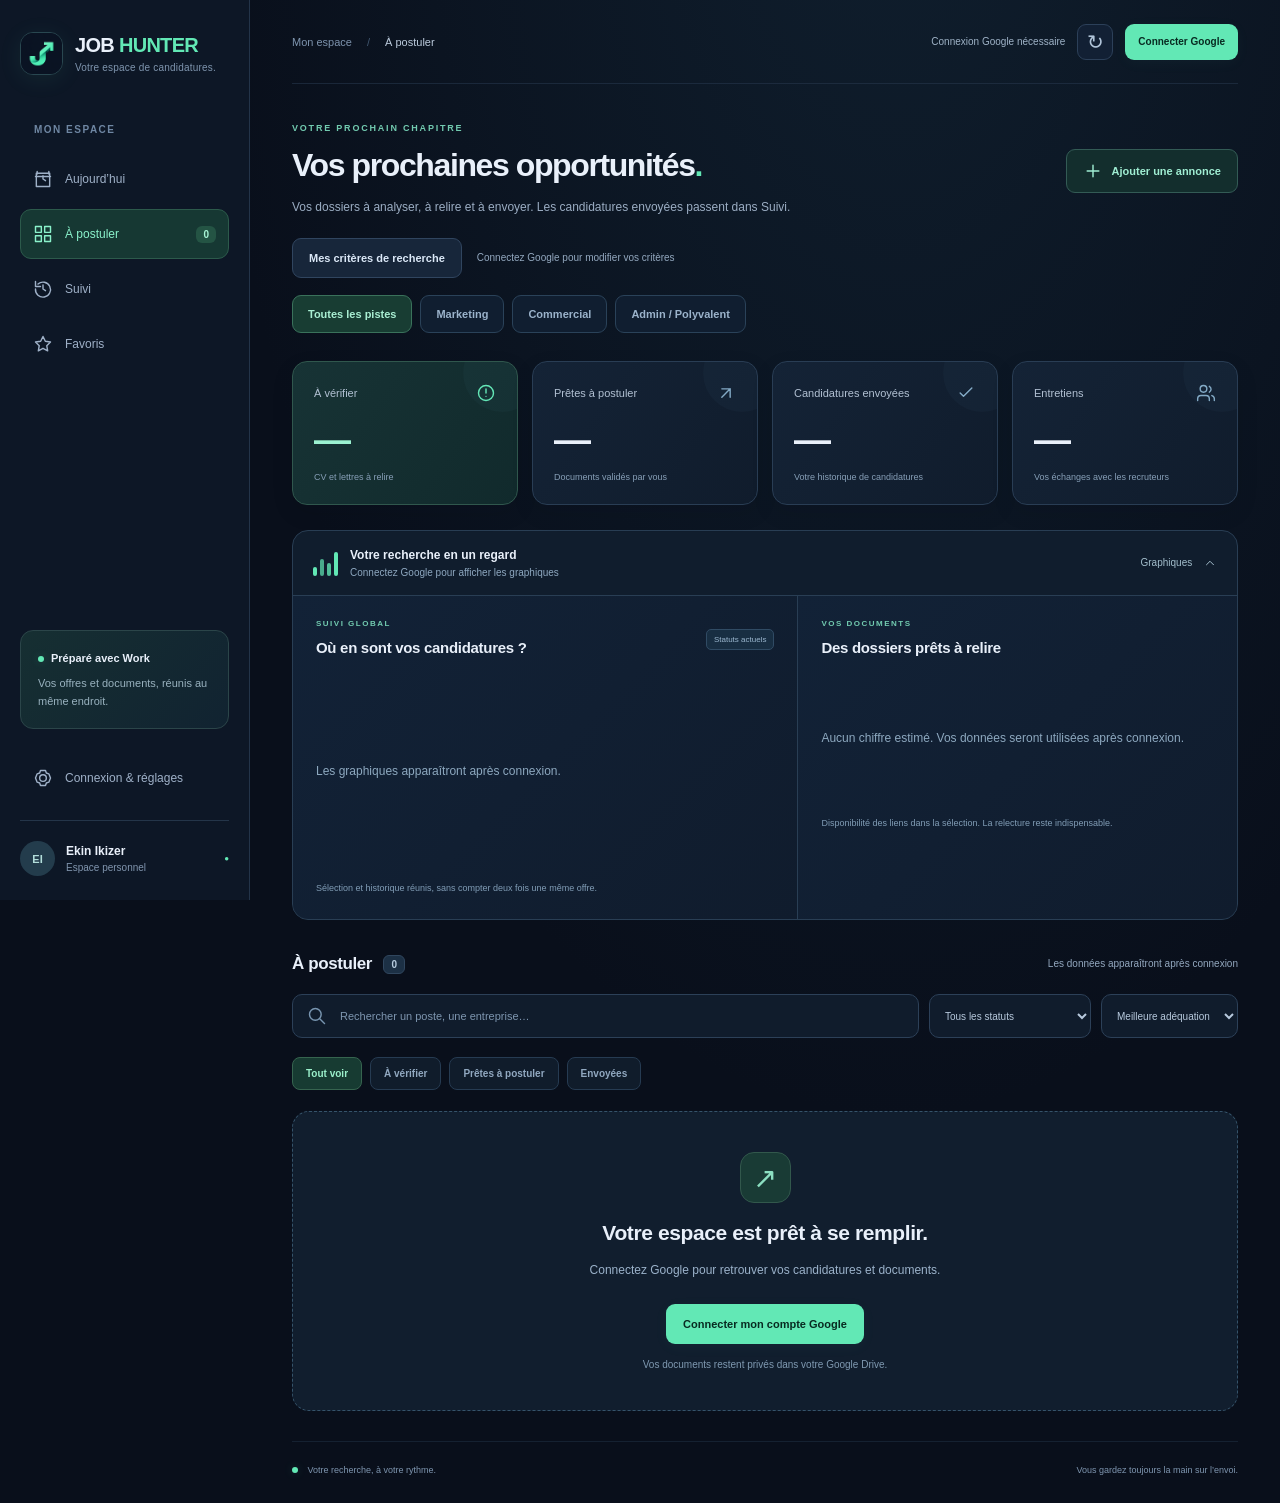
<file: work/index.html>
<!doctype html>
<html lang="fr">
<head>
  <meta charset="utf-8"><meta name="viewport" content="width=device-width,initial-scale=1,viewport-fit=cover">
  <meta name="theme-color" content="#0d1726"><meta name="referrer" content="no-referrer">
  <meta name="apple-mobile-web-app-capable" content="yes"><meta name="apple-mobile-web-app-status-bar-style" content="black-translucent"><meta name="apple-mobile-web-app-title" content="Job Hunter">
  <link rel="icon" type="image/png" href="assets/favicon.png?v=2"><link rel="apple-touch-icon" sizes="180x180" href="assets/apple-touch-icon.png?v=2"><link rel="manifest" href="manifest.webmanifest">
  <title>Job Hunter — Mes candidatures</title>
  <link rel="stylesheet" href="styles.css?v=contacts-20261107">
</head>
<body>
<aside class="sidebar">
  <a class="brand" href="#"><span class="brand-mark"><img src="assets/icon-192.png" alt="" width="43" height="43"></span><span>JOB <b>HUNTER</b><small>Votre espace de candidatures.</small></span></a>
  <div class="nav-label">MON ESPACE</div>
  <nav aria-label="Navigation principale">
<button class="nav" data-view="today"><span aria-hidden="true"><svg class="glyph" viewBox="0 0 24 24"><path d="M12 8v4l3 2 M5 3v3 M19 3v3 M3 9h18 M4 5h16v16H4z"/></svg></span>Aujourd’hui</button>
<button class="nav" data-view="candidates"><span aria-hidden="true"><svg class="glyph" viewBox="0 0 24 24"><path d="M3 3h7v7H3z M14 3h7v7h-7z M3 14h7v7H3z M14 14h7v7h-7z"/></svg></span>À postuler<b id="navCount">0</b></button>
<button class="nav" data-view="history"><span aria-hidden="true"><svg class="glyph" viewBox="0 0 24 24"><path d="M3 12a9 9 0 1 0 3-6 M3 3v6h6 M12 7v5l3 2"/></svg></span>Suivi</button>
<button class="nav" data-view="favorites"><span aria-hidden="true"><svg class="glyph" viewBox="0 0 24 24"><path d="m12 3 2.8 5.7 6.2.9-4.5 4.4 1.1 6.2-5.6-3-5.6 3 1.1-6.2L3 9.6l6.2-.9z"/></svg></span>Favoris</button>
  </nav>
  <div class="sidebar-bottom"><div class="work-note"><span class="dot"></span><strong>Préparé avec Work</strong><p>Vos offres et documents, réunis au même endroit.</p></div><button class="nav" id="openSettings"><span aria-hidden="true"><svg class="glyph" viewBox="0 0 24 24"><path d="M12 8a4 4 0 1 0 0 8 4 4 0 0 0 0-8 M9 3h6l1 3 3 1 2 5-2 5-3 1-1 3H9l-1-3-3-1-2-5 2-5 3-1z"/></svg></span>Connexion & réglages</button><div class="profile"><span>EI</span><div>Ekin Ikizer<small>Espace personnel</small></div><i>●</i></div></div>
</aside>
<main>
  <header class="topbar"><div class="mobile-brand"><img src="assets/icon-192.png" alt="" width="30" height="30">Job Hunter</div><div class="breadcrumb">Mon espace <span>/</span> <strong id="viewLabel">Mes candidatures</strong></div><div class="top-actions"><span class="sync-label" id="syncLabel">Non connecté</span><button class="icon-btn" id="refresh" aria-label="Actualiser les candidatures" title="Actualiser">↻</button><button class="button primary compact" id="connect">Connecter Google <span aria-hidden="true"><svg class="glyph" viewBox="0 0 24 24"><path d="M7 17 17 7 M7 7h10v10"/></svg></span></button></div></header>
  <div id="demoBanner" class="banner demo" hidden>Aperçu de l’interface · données fictives · aucune écriture Google</div>
  <div id="notice" role="status" class="banner" hidden></div>
  <section class="page-heading"><div><div class="eyebrow" id="eyebrow">VOTRE PROCHAIN CHAPITRE</div><h1 id="pageTitle">Vos prochaines opportunités<span>.</span></h1><p id="pageDescription">Les bonnes offres. Des candidatures préparées. À vous de choisir la suite.</p></div><button class="button secondary" id="importOffer"><span aria-hidden="true"><svg class="glyph" viewBox="0 0 24 24"><path d="M12 5v14 M5 12h14"/></svg></span> Ajouter une annonce</button></section>
  <div class="search-settings"><button id="openCriteria" class="button secondary">Mes critères de recherche</button><span id="criteriaSummary" class="subtle">Critères partagés avec Work</span></div>
  <div class="category-tabs" role="group" aria-label="Parcours professionnels"><button data-category="" class="active">Toutes les pistes</button><button data-category="Marketing">Marketing</button><button data-category="Commercial">Commercial</button><button data-category="Administratif / Polyvalent">Admin / Polyvalent</button></div>
  <section class="stats" aria-label="Résumé des candidatures">
    <article><div>À vérifier <span aria-hidden="true"><svg class="glyph" viewBox="0 0 24 24"><path d="M12 3a9 9 0 1 0 0 18 9 9 0 0 0 0-18 M12 7v5 M12 16h.01"/></svg></span></div><strong id="statReview">—</strong><small>CV et lettres à relire</small></article>
    <article><div>Prêtes à postuler <span aria-hidden="true"><svg class="glyph" viewBox="0 0 24 24"><path d="M7 17 17 7 M7 7h10v10"/></svg></span></div><strong id="statReady">—</strong><small>Documents validés par vous</small></article>
    <article><div>Candidatures envoyées <span aria-hidden="true"><svg class="glyph" viewBox="0 0 24 24"><path d="M5 12l4 4L19 6"/></svg></span></div><strong id="statSent">—</strong><small>Votre historique de candidatures</small></article>
    <article><div>Entretiens <span aria-hidden="true"><svg class="glyph" viewBox="0 0 24 24"><path d="M16 21v-2a4 4 0 0 0-4-4H6a4 4 0 0 0-4 4v2 M9 3a4 4 0 1 0 0 8 4 4 0 0 0 0-8 M16 4a4 4 0 0 1 0 7 M22 21v-2a4 4 0 0 0-3-3.9"/></svg></span></div><strong id="statInterviews">—</strong><small>Vos échanges avec les recruteurs</small></article>
  </section>
  <details class="insights-panel" id="insightsPanel"><summary><span class="insight-summary"><span class="mini-chart" aria-hidden="true"><i></i><i></i><i></i><i></i></span><span>Votre recherche en un regard<small id="insightsSummary">Connectez Google pour afficher les graphiques</small></span></span><span class="insights-toggle">Graphiques <svg class="glyph insights-chevron" viewBox="0 0 24 24" aria-hidden="true"><path d="m6 9 6 6 6-6"/></svg></span></summary><div class="insights-grid"><article class="chart-panel"><div class="chart-heading"><div><div class="eyebrow">SUIVI GLOBAL</div><h2>Où en sont vos candidatures ?</h2></div><span class="chart-tag">Statuts actuels</span></div><div id="statusChart" class="status-chart"></div><p class="chart-note">Sélection et historique réunis, sans compter deux fois une même offre.</p></article><article class="chart-panel"><div class="chart-heading"><div><div class="eyebrow">VOS DOCUMENTS</div><h2>Des dossiers prêts à relire</h2></div></div><div id="documentsChart"></div><p class="chart-note">Disponibilité des liens dans la sélection. La relecture reste indispensable.</p></article></div></details>
  <section class="workspace" id="todaySection" hidden><div class="section-title"><h2>Votre prochaine action</h2><span class="subtle">Aucun envoi automatique</span></div><div id="todayRows" class="today-rows"></div></section>
  <section class="workspace" id="candidateSection">
    <div class="section-title"><h2 id="listHeading">Votre sélection <span id="listCount">0</span></h2><span class="subtle" id="lastUpdate">Les données apparaîtront après connexion</span></div>
    <div class="filters"><label class="select-filter" id="trackingScopeLabel" hidden><select id="trackingScope" aria-label="Afficher le suivi"><option value="active">Envoyées et entretiens</option><option value="closed">Clôturées et écartées</option><option value="legacy">Anciennes offres non traitées</option><option value="all">Toutes les offres conservées</option></select></label><label class="search"><span aria-hidden="true"><svg class="glyph" viewBox="0 0 24 24"><path d="M10 3a7 7 0 1 0 0 14 7 7 0 0 0 0-14 M15 15l6 6"/></svg></span><input id="search" type="search" placeholder="Rechercher un poste, une entreprise…" aria-label="Rechercher les candidatures"></label><label class="select-filter"><select id="statusFilter" aria-label="Filtrer par statut"><option value="">Tous les statuts</option></select></label><label class="select-filter"><select id="sort" aria-label="Trier les candidatures"><option value="score">Meilleure adéquation</option><option value="recent">Ajoutées récemment</option><option value="company">Entreprise A → Z</option></select></label></div>
    <div class="filter-chips" id="chips"><button class="chip active" data-status="">Tout voir</button><button class="chip" data-status="À vérifier">À vérifier</button><button class="chip" data-status="Prêt à postuler">Prêtes à postuler</button><button class="chip" data-status="Candidature envoyée">Envoyées</button></div>
    <details id="importQueuePanel" class="import-queue" hidden><summary id="importQueueTitle">Annonces transmises à Work</summary><div id="importQueueRows"></div></details>
    <div id="jobs" class="jobs"></div>
    <div id="empty" class="empty"><div class="empty-symbol">↗</div><h2>Votre espace est prêt à se remplir.</h2><p>Connectez votre compte Google pour retrouver les candidatures préparées par Work, leurs CV et leurs lettres.</p><button class="button primary" id="emptyConnect">Connecter mon compte Google</button><small>Vos documents restent privés dans votre Google Drive.</small></div>
  </section>
  <section id="activitySection" class="workspace" hidden><div class="section-title"><h2>Les dernières exécutions</h2></div><p class="subtle">Chaque ligne indique un résultat enregistré. Une exécution dans une conversation n’est pas une preuve de fonctionnement autonome.</p><div id="activityRows"></div></section>
  <footer class="page-footer"><span><i class="dot"></i> Votre recherche, à votre rythme.</span><span>Vous gardez toujours la main sur l’envoi.</span></footer>
</main>
<dialog id="detailsDialog" class="details-dialog"><div class="dialog-top"><span class="eyebrow">VOTRE CANDIDATURE</span><button class="icon-btn close-dialog" aria-label="Fermer le détail">✕</button></div><div id="detailsContent"></div></dialog>
<dialog id="settingsDialog"><div class="dialog-top"><h2>Réglages de l’espace</h2><button class="icon-btn close-dialog" aria-label="Fermer les réglages">✕</button></div><p>Une connexion privée pour afficher vos candidatures et enregistrer vos statuts.</p><div class="settings-shortcuts"><button id="criteriaShortcut" class="button secondary">Mes critères</button><a id="driveFolderLink" class="button secondary" target="_blank" rel="noopener noreferrer" hidden>Mes dossiers Drive</a></div><details class="notification-info"><summary>Notifications sur iPhone</summary><p>La tâche quotidienne peut vous prévenir via ChatGPT si ses notifications sont autorisées dans Réglages iPhone → Notifications → ChatGPT. Vérifiez aussi les notifications de la tâche dans ChatGPT. Aucune notification propre à Job Hunter n’est encore activée.</p></details><form id="settingsForm"><label>Lien du tableau Google Sheets<input name="sheet" type="url" placeholder="https://docs.google.com/spreadsheets/d/…/edit" required></label><details><summary>Configuration de la connexion Google</summary><label>Identifiant client OAuth<input name="client" placeholder="…apps.googleusercontent.com" required></label><p class="subtle">L’adresse de l’application doit être autorisée dans ce client Google. Aucun mot de passe ni jeton n’est enregistré dans le code.</p></details><div class="dialog-actions"><button class="button primary" type="submit">Enregistrer la connexion</button><button class="button secondary" type="button" id="disconnect">Déconnecter</button><button class="button secondary" type="button" data-view="activity">Activité de Work</button></div></form><p class="subtle">Les réglages sont mémorisés sur cet appareil. Le jeton Google reste uniquement en mémoire et expire ; une reconnexion pourra être nécessaire.</p></dialog>
<dialog id="criteriaDialog" class="criteria-dialog"><div class="dialog-top"><h2>Ma recherche, mes critères</h2><button class="icon-btn close-dialog" aria-label="Fermer les critères">✕</button></div><p>Choisissez plusieurs contrats, métiers ou zones. Les critères enregistrés seront lus par Work lors de sa prochaine recherche ; vos candidatures existantes sont conservées.</p><form id="criteriaForm"><div id="criteriaFields"></div><p class="subtle">Le salaire minimum est un seuil d’exclusion. Le salaire cible et le télétravail sont des préférences, sauf si vous rendez le télétravail obligatoire. Le trajet n’inclut pas domicile → gare ni l’attente.</p><div class="sticky-actions"><button id="saveCriteria" class="button primary" type="submit">Enregistrer mes critères</button><span id="criteriaFeedback" role="status"></span></div></form></dialog>
<dialog id="importDialog"><div class="dialog-top"><h2>Ajouter une annonce</h2><button class="icon-btn close-dialog" aria-label="Fermer l’ajout">✕</button></div><p>Collez le lien : Work le traitera lors de la prochaine recherche. Pour une préparation immédiate, copiez la demande dans votre conversation Work.</p><form id="importForm"><label>Parcours<select name="category" id="importCategory"><option>Marketing</option><option>Commercial</option><option>Administratif / Polyvalent</option></select></label><label>Lien de l’annonce<input name="offer" type="url" placeholder="https://…" required></label><label>Description de l’annonce — facultatif<textarea name="description" rows="4" maxlength="20000" placeholder="Si LinkedIn bloque le lien, collez simplement le texte de l’annonce ici."></textarea></label><div class="dialog-actions"><button class="button primary" type="submit">Ajouter à la prochaine recherche</button><button class="button secondary" id="copyImport" type="button">Traiter maintenant dans Work</button></div></form><p id="importFeedback" class="subtle">Aucune annonce n’est extraite tant que Work ne l’a pas traitée. Une demande enregistrée apparaît dans la file de traitement.</p><textarea id="importFallback" readonly hidden aria-label="Demande à copier dans Work"></textarea></dialog>
<dialog id="followupDialog" class="details-dialog"><div class="dialog-top"><h2>Une relance, simplement</h2><button class="icon-btn close-dialog" aria-label="Fermer la relance">✕</button></div><p id="followupCompany" class="detail-company"></p><p class="subtle">Brouillon adapté au poste à partir des informations enregistrées. Relisez et modifiez le texte avant de le copier.</p><div id="followupContactCard"></div><div class="followup-options"><label>Étape de la relance<select id="followupStage"><option value="application">Après candidature</option><option value="interview">Après un entretien déjà réalisé</option></select></label><label>Nom du contact — facultatif<input id="followupContact" placeholder="Laisser vide si inconnu" autocomplete="off"></label></div><button id="regenerateFollowup" class="button secondary">Actualiser le brouillon</button><p class="subtle">Changer d’étape ou actualiser remplace le texte par une nouvelle proposition.</p><label>Objet<input id="followupSubject" maxlength="300"></label><label>Message<textarea id="followupBody" class="followup-message" rows="13" maxlength="10000"></textarea></label><p id="followupNotes" class="subtle"></p><div class="dialog-actions"><button id="copyFollowupBody" class="button primary">Copier le message</button><button id="copyFollowupSubject" class="button secondary">Copier l’objet</button></div><p id="followupFeedback" class="subtle" role="status"></p><p class="subtle">Vous choisissez le destinataire et envoyez vous-même la relance. Le brouillon modifié reste uniquement dans cette fenêtre.</p></dialog>
<dialog id="interviewDialog" class="details-dialog"><div class="dialog-top"><span class="eyebrow">VOTRE ENTRETIEN · 30 MINUTES</span><button class="icon-btn close-dialog" aria-label="Fermer la préparation entretien">✕</button></div><div id="interviewContent"></div><div class="dialog-actions"><button id="copyInterview" class="button secondary">Copier la fiche</button><button id="downloadInterview" class="button primary">Télécharger la fiche</button></div><p class="subtle" id="interviewFeedback"></p></dialog>
<script type="module" src="app.mjs"></script>
</body></html>
</file>
<file: work/styles.css>
:root{color-scheme:dark;--bg:#090f1b;--panel:#101c2c;--raised:#152337;--line:#25364c;--text:#e9f0fa;--muted:#9badc3;--mint:#62e8b5;--mint-soft:#62e8b514;--radius:18px;font-family:Inter,-apple-system,BlinkMacSystemFont,'Segoe UI',sans-serif;color:var(--text);background:var(--bg);font-synthesis:none}*{box-sizing:border-box}body{margin:0;background:radial-gradient(ellipse at 70% -15%,#18334670,transparent 55%);min-height:100vh}button,input,select,textarea{font:inherit}button,a,select{-webkit-tap-highlight-color:transparent}button{cursor:pointer}button:disabled{cursor:wait;opacity:.5}a{color:inherit}button:focus-visible,a:focus-visible,input:focus-visible,select:focus-visible,summary:focus-visible{outline:2px solid var(--mint);outline-offset:4px}[hidden]{display:none!important}.glyph{width:20px;height:20px;display:inline-block;flex:none;vertical-align:middle;fill:none;stroke:currentColor;stroke-width:1.7;stroke-linecap:round;stroke-linejoin:round}.sidebar{position:fixed;inset:0 auto 0 0;width:250px;padding:32px 20px 24px;display:flex;flex-direction:column;z-index:5;background:#0d1726;border-right:1px solid #233449}.brand{display:flex;gap:12px;align-items:center;text-decoration:none;font-size:20px;letter-spacing:-.7px;font-weight:800}.brand-mark{width:43px;height:43px;background:var(--mint);color:#092b23;border-radius:13px;display:grid;place-items:center;font-size:17px;letter-spacing:-1px;box-shadow:0 4px 24px #62e8b514}.brand b{color:var(--mint);font-weight:750}.brand small{display:block;color:#7f95ae;font-size:10px;font-weight:400;letter-spacing:.2px;margin-top:5px}.nav-label{font-size:10px;letter-spacing:1.5px;color:#6f87a3;margin:49px 14px 14px;font-weight:700}.nav{border:1px solid transparent;display:flex;align-items:center;gap:12px;width:100%;background:transparent;color:#9fb1c8;padding:14px 12px;border-radius:11px;text-align:left;margin:5px 0;font-size:12px;font-weight:500;transition:background .15s,color .15s}.nav>span{display:grid;place-items:center;width:20px;height:20px;flex:none}.nav:hover{background:#17273a;color:#edf5ff}.nav.active{color:#8af2cb;background:#163833;border-color:#2c5a4b}.nav b{margin-left:auto;background:#245444;color:#a8f6d6;padding:3px 7px;border-radius:6px;font-size:10px}.sidebar-bottom{margin-top:auto}.work-note{padding:17px;background:linear-gradient(130deg,#162f32,#112331);border:1px solid #2b4549;border-radius:13px;margin:24px 0}.dot{display:inline-block;width:6px;height:6px;background:var(--mint);border-radius:50%;margin-right:7px;box-shadow:0 0 10px #62e8b530}.work-note strong{font-size:11px;font-weight:600}.work-note p{font-size:11px;color:#99b2bf;line-height:1.7;margin:8px 0 0}.profile{display:flex;gap:11px;align-items:center;padding-top:20px;margin-top:17px;border-top:1px solid #243549;font-size:12px;font-weight:600}.profile>span{display:grid;place-items:center;width:35px;height:35px;border-radius:50%;background:#233c4c;color:#b2ddda;font-size:11px}.profile small{display:block;font-size:10px;color:#8095ae;font-weight:400;margin-top:4px}.profile i{font-style:normal;color:var(--mint);font-size:8px;margin-left:auto}main{margin-left:250px;max-width:1820px;padding:0 42px 25px}.topbar{height:84px;display:flex;align-items:center;justify-content:space-between;gap:14px;border-bottom:1px solid #25364c99}.breadcrumb{font-size:11px;color:#7d93ad}.breadcrumb span{margin:0 12px;color:#415770}.breadcrumb strong{font-weight:500;color:#bdccdd}.top-actions{display:flex;align-items:center;gap:12px}.sync-label{font-size:10px;color:#9fb3c7}.button{display:inline-flex;align-items:center;justify-content:center;gap:9px;min-height:40px;padding:11px 16px;border-radius:9px;border:1px solid transparent;text-decoration:none;font-size:11px;font-weight:650;white-space:nowrap;transition:background .15s,transform .15s,border-color .15s}.button:active{transform:translateY(1px)}.button.primary{background:var(--mint);color:#082a21;box-shadow:0 3px 15px #62e8b50a}.button.primary:hover{background:#86f2ca}.button.secondary{background:#17263a;color:#dbe8f7;border-color:#30455f}.button.secondary:hover{background:#20334b;border-color:#45627f}.button.compact{padding:9px 12px;font-size:10px;min-height:36px}.icon-btn{width:36px;height:36px;display:inline-grid;place-items:center;flex:none;background:#122034;color:#b0c4d9;border:1px solid #2c4059;border-radius:9px;font-size:20px}.icon-btn:hover{background:#20344c;color:#fff}.mobile-brand{display:none}.page-heading{display:flex;align-items:center;justify-content:space-between;gap:24px;margin:39px 0 28px}.eyebrow{font-size:9px;font-weight:750;letter-spacing:1.8px;color:#72cbb0}h1,h2,h3{margin:0}h1{font-size:clamp(26px,2.5vw,38px);letter-spacing:-1.4px;line-height:1.25;font-weight:750;margin:12px 0}h1>span{color:var(--mint)}.page-heading p{font-size:12px;color:var(--muted);line-height:1.8;max-width:600px;margin:0}.page-heading>.button{border-color:#335b55;background:#132e2d;color:#a0eed3}.page-heading>.button:hover{background:#1c4039}.stats{display:grid;grid-template-columns:repeat(4,minmax(0,1fr));gap:14px}.stats article{position:relative;overflow:hidden;padding:21px 21px 20px;background:linear-gradient(125deg,#142336,#101c2c);border:1px solid #293d54;border-radius:15px;box-shadow:0 8px 22px #02091618}.stats article:after{content:'';position:absolute;width:78px;height:78px;border-radius:50%;right:-24px;top:-28px;background:#80b6e008;pointer-events:none}.stats article:first-child{background:linear-gradient(125deg,#173335,#112a2c);border-color:#30574d}.stats article>div{font-size:11px;color:#b2c1d3;display:flex;align-items:center;justify-content:space-between;gap:9px}.stats article>div>span{color:#82a8c4}.stats article:first-child>div>span{color:var(--mint)}.stats article>strong{display:block;font-size:37px;font-weight:750;line-height:1.2;letter-spacing:-1.2px;font-variant-numeric:tabular-nums;margin:15px 0 9px}.stats article:first-child>strong{color:#9bf2d1}.stats small{font-size:9px;color:#879fb7;line-height:1.5;display:block}.workspace{margin-top:34px}.section-title{display:flex;align-items:center;justify-content:space-between;gap:16px;margin-bottom:20px}h2{font-size:17px;font-weight:700;letter-spacing:-.4px}.section-title h2 span{display:inline-block;font-size:10px;letter-spacing:0;font-weight:600;vertical-align:middle;margin-left:7px;background:#1c3045;border:1px solid #30465e;color:#b7ccdf;padding:3px 7px;border-radius:6px}.subtle{font-size:10px;color:#93a8bf;line-height:1.8}.filters{display:flex;gap:10px}.search{display:flex;align-items:center;gap:11px;flex:1;background:#101c2c;border:1px solid #2c4058;border-radius:10px;padding:11px 14px;min-width:0}.search>span{color:#7895b0}.search input{width:100%;min-width:0;background:transparent;border:0;outline:0;color:#e2ecf8;font-size:11px}.search:focus-within{border-color:#61cfa8;box-shadow:0 0 0 2px #62e8b50b}.search input::placeholder{color:#7e96b0}.select-filter{display:flex}.select-filter select{border:1px solid #2c4058;border-radius:10px;background:#101c2c;color:#b7c9dd;font-size:10px;padding:11px;max-width:200px;min-width:0}.filter-chips{display:flex;gap:8px;overflow-x:auto;padding:2px 0 5px;margin:17px 0 16px;scrollbar-width:thin;scrollbar-color:#29435a transparent}.chip{padding:8px 13px;border:1px solid #263b52;border-radius:8px;color:#91a8c0;background:#101c2b;font-size:10px;font-weight:550;white-space:nowrap;min-height:33px}.chip.active{background:#173b32;border-color:#36644f;color:#9bf0cb}.chip:hover{color:#ecf6ff;border-color:#4c6e85}.jobs{display:grid;grid-template-columns:repeat(2,minmax(0,1fr));gap:16px}.job-card{min-width:0;display:flex;flex-direction:column;padding:22px;background:linear-gradient(135deg,#142338,#101c2d);border:1px solid #2a3f56;border-radius:17px;box-shadow:0 7px 22px #03091615;transition:border-color .18s,box-shadow .18s}.job-card:hover{border-color:#4b756f;box-shadow:0 10px 30px #02081330}.card-top{display:flex;gap:12px;align-items:center}.company-icon{display:grid;place-items:center;width:43px;height:43px;flex:none;background:#20394b;color:#b5d8e8;border:1px solid #37596a;border-radius:12px;font-size:16px;font-weight:750;letter-spacing:-.6px}.job-card:nth-child(3n+2) .company-icon{background:#2b304b;color:#d0c9f0;border-color:#494766}.job-card:nth-child(3n+3) .company-icon{background:#233e38;color:#baead4;border-color:#395e4f}.company-name{font-size:12px;font-weight:600;line-height:1.5;overflow-wrap:anywhere}.card-source{font-size:9px;color:#8ea8c0;margin-top:3px}.score{margin-left:auto;flex:none;border:1px solid #31584b;border-radius:8px;background:#183c32;padding:7px 9px;color:#8ebca8;font-size:9px;white-space:nowrap}.score strong{font-size:16px;font-weight:750;color:#a1efd0}.job-card h3{font-size:18px;line-height:1.45;font-weight:700;letter-spacing:-.5px;margin:18px 0 14px}.job-meta{display:flex;flex-direction:column;gap:6px;font-size:11px;color:#9cb3cb;line-height:1.7}.job-meta span{overflow-wrap:anywhere}.salary-line{font-size:11px;color:#c0cedd;line-height:1.7;margin:12px 0 0;min-height:19px}.card-separator{width:100%;border:0;border-top:1px solid #2a3f5399;margin:18px 0 14px}.card-status{display:flex;align-items:center;justify-content:space-between;gap:10px;color:#819bb5;font-size:9px}.status{display:inline-flex;align-items:center;gap:6px;max-width:100%;font-size:9px;font-weight:600;border:1px solid #735a2c77;background:#49381c99;color:#f2ce85;padding:5px 8px;border-radius:6px;line-height:1.5}.status>i{font-size:6px;font-style:normal}.status.ready{border-color:#3b785277;background:#173c2f;color:#8fe9b5}.status.sent{border-color:#375e8477;background:#1b3552;color:#9ac9f4}.status.refused{border-color:#89485677;background:#442431;color:#eeabb9}.checkline{font-size:10px;color:#8fb4aa;line-height:1.6;margin:13px 0 0}.checkline.missing{color:#cfb482}.card-actions{display:flex;gap:8px;align-items:center;margin-top:auto;padding-top:20px}.card-actions .button{font-size:11px;padding:9px 12px;min-height:37px;background:#1b3244;border-color:#35566a;color:#c5e2ef}.card-actions .button:hover{background:#24485a}.detail-button{margin-left:auto;background:none;border:0;color:#83e0bd;font-size:11px;font-weight:550;min-height:37px;padding:8px 2px}.detail-button:hover{color:#b5ffe1}.empty{display:flex;flex-direction:column;align-items:center;justify-content:center;text-align:center;padding:38px 24px;min-height:300px;background:#111e2e;border:1px dashed #35536a;border-radius:17px}.empty-symbol{display:grid;place-items:center;width:51px;height:51px;color:#8bdfc1;background:#193b35;border:1px solid #32584c;border-radius:14px;font-size:29px;margin-bottom:18px}.empty h2{font-size:21px}.empty p{font-size:12px;line-height:1.9;color:#9bb2ca;max-width:460px;margin:14px 0 22px}.empty small{font-size:10px;color:#7f99b1;margin-top:15px}.page-footer{display:flex;justify-content:space-between;gap:12px;font-size:9px;color:#7f96b0;line-height:1.8;margin-top:30px;padding-top:20px;border-top:1px solid #24364b77}.banner{padding:13px 16px;border:1px solid #755e32;background:#352c1b;color:#edcf90;border-radius:10px;font-size:11px;line-height:1.8;margin:18px 0}.banner.error{background:#3c222e;border-color:#774255;color:#f0b7c7}.banner.demo{background:#15372f;border-color:#2b5e4b;color:#a3e7cc}dialog{background:#101d2e;color:var(--text);border:1px solid #3b546d;border-radius:20px;padding:28px;width:100%;max-width:min(650px,calc(100% - 28px));max-height:90dvh;overflow:auto;box-shadow:0 30px 100px #0008}dialog::backdrop{background:#020812ba;backdrop-filter:blur(7px)}.details-dialog{max-width:min(760px,calc(100% - 28px))}.dialog-top{display:flex;align-items:center;justify-content:space-between;gap:18px;margin-bottom:18px}dialog p{font-size:12px;color:#a0b5cd;line-height:1.85}dialog label{display:block;font-size:11px;color:#b0c4d8;margin:20px 0 12px}dialog input,dialog select,dialog textarea{display:block;width:100%;border:1px solid #38506b;background:#0c1727;color:#e8f1fb;border-radius:9px;margin-top:9px;padding:13px;font-size:12px}dialog input::placeholder,dialog textarea::placeholder{color:#6d89a4}dialog summary{font-size:11px;color:#9cb8d2;cursor:pointer;padding:10px 0}.dialog-actions{display:flex;gap:10px;flex-wrap:wrap;margin-top:20px}.detail-company{font-size:12px;color:#8bbcab;margin:18px 0 7px}.details-dialog h2{font-size:26px;line-height:1.4;letter-spacing:-.7px;margin:8px 0 16px}.detail-facts{display:grid;grid-template-columns:1fr 1fr;gap:19px;background:#0d1828;border:1px solid #273f55;border-radius:13px;padding:19px;margin:23px 0}.detail-facts dt{font-size:10px;color:#7f9db8;margin-bottom:7px}.detail-facts dd{font-size:12px;color:#c6d5e5;line-height:1.75;margin:0;overflow-wrap:anywhere}.detail-links{display:flex;gap:9px;flex-wrap:wrap;margin:22px 0}.detail-section{padding:20px 0;border-top:1px solid #2b4158}.detail-section h3{font-size:12px;font-weight:650;margin:0 0 9px;color:#e3eefa}.detail-section p{color:#9fb6ce;margin:0;white-space:pre-wrap}.status-control{display:flex;gap:12px;align-items:center}.status-control select{flex:1;min-width:0;margin:0}.save-result{font-size:11px;color:#a1e8cb;line-height:1.7}.activity-row{display:grid;grid-template-columns:170px 1fr;gap:18px;padding:22px;background:#112033;border:1px solid #2c435a;border-radius:14px;margin-top:13px}.activity-row strong{font-size:11px;line-height:1.8}.activity-row .status{display:table;margin-top:10px}.activity-row p{font-size:11px;line-height:1.85;color:#9bb1c8;overflow-wrap:anywhere;margin:8px 0}
@media(min-width:1550px){.jobs{grid-template-columns:repeat(3,minmax(0,1fr))}}@media(max-width:1180px){.sidebar{width:222px;padding:28px 16px}main{margin-left:222px;padding:0 28px 24px}.stats{gap:11px}.stats article{padding:19px 16px}.stats article>div{font-size:10px}.sync-label{max-width:145px;line-height:1.6}.top-actions{gap:9px}.page-heading>.button{padding:11px 12px}.job-card{padding:20px}.card-actions{flex-wrap:wrap}}@media(max-width:930px){.sidebar{width:78px;padding:26px 11px}.brand>span:last-child,.nav-label,.work-note,.profile,.nav b{display:none}.brand{justify-content:center}.sidebar nav{margin-top:39px}.nav{font-size:0;padding:14px 8px;justify-content:center}.nav>span{width:23px;height:23px}.sidebar-bottom{margin-top:auto}main{margin-left:78px;padding:0 24px 24px}.stats{grid-template-columns:repeat(2,minmax(0,1fr))}.stats article>div{font-size:11px}.breadcrumb{display:none}.topbar{height:72px;justify-content:flex-end}.top-actions{width:100%}.sync-label{margin-right:auto}.page-heading{margin-top:30px}.page-heading>.button{font-size:0}.page-heading>.button>span{font-size:18px}.filters{flex-wrap:wrap}.search{flex-basis:100%}.select-filter{flex:1}.select-filter select{width:100%;max-width:none}.section-title>.subtle{font-size:9px;max-width:140px;text-align:right}.card-actions .detail-button{width:100%;text-align:left;margin:0}}
@media(max-width:640px){.sidebar{inset:auto 0 0;width:100%;height:auto;min-height:76px;background:#0d192bef;border-top:1px solid #304860;border-right:0;backdrop-filter:blur(18px);box-shadow:0 -8px 30px #02091644;display:flex;flex-direction:row;align-items:center;justify-content:space-between;padding:8px 8px max(8px,env(safe-area-inset-bottom))}.sidebar .brand,.profile,.work-note{display:none}.sidebar nav{display:flex;flex:1;gap:4px;margin:0;min-width:0}.sidebar .nav{font-size:9px;flex-direction:column;gap:6px;line-height:1.3;padding:10px 6px;min-width:0;flex:1;margin:0;border-radius:10px;min-height:54px}.nav b{display:none}.sidebar .nav>span{width:20px;height:20px}.sidebar-bottom{margin:0;flex:0 0 49px;padding-left:4px}.sidebar-bottom>.nav{font-size:0!important;min-height:54px}.sidebar .nav.active{background:#153b33;border-color:#2e5b4c}.sidebar .nav:not(.active){border-color:transparent}main{margin-left:0;padding:0 17px calc(116px + env(safe-area-inset-bottom));max-width:100%}.topbar{height:auto;min-height:72px;position:relative;align-items:center;justify-content:space-between;padding:15px 0}.mobile-brand{display:flex;align-items:center;gap:8px;font-size:14px;font-weight:750;letter-spacing:-.5px;flex:none}.mobile-brand>span{display:grid;place-items:center;border:1px solid #3c7863;border-radius:9px;background:#183d32;color:#9ff3cd;font-size:10px;letter-spacing:-.6px;width:30px;height:30px}.top-actions{width:auto;gap:8px}.sync-label{position:absolute;top:78px;left:1px;font-size:9px;max-width:100%;color:#8fb9b0;margin:0}.top-actions .button{font-size:10px;padding:8px 10px;min-height:34px}.top-actions .icon-btn{width:32px;height:34px}.page-heading{margin:39px 0 23px;align-items:flex-start;gap:13px}h1{font-size:28px;letter-spacing:-1.1px;margin:10px 0;line-height:1.25;max-width:280px}.eyebrow{font-size:8px;letter-spacing:1.6px}.page-heading p{font-size:11px;line-height:1.8;max-width:310px}.page-heading>.button{margin-top:24px;padding:10px;min-height:40px;flex:none}.page-heading>.button .glyph{width:19px;height:19px}.stats{gap:10px}.stats article{padding:17px 16px 16px;border-radius:13px}.stats article>div{font-size:10px}.stats article>strong{font-size:32px;margin:12px 0 7px}.stats small{font-size:9px;line-height:1.6}.stats article>div>span .glyph{width:16px;height:16px}.workspace{margin-top:29px}.section-title{margin-bottom:17px;gap:8px}h2{font-size:16px}.section-title>.subtle{font-size:8px;max-width:118px}.filters{gap:9px}.search{padding:11px 12px;min-height:45px}.search input{font-size:16px}.select-filter select{font-size:11px;min-height:42px;max-width:100%;padding:10px 8px}.filter-chips{gap:7px;margin:15px 0 14px}.chip{font-size:10px;min-height:35px;padding:8px 11px}.jobs{grid-template-columns:1fr;gap:14px}.job-card{padding:20px;border-radius:16px}.job-card h3{font-size:18px;margin:16px 0 13px}.company-name{font-size:12px}.card-actions{flex-wrap:nowrap;gap:7px}.card-actions .button{font-size:11px;padding:9px 11px}.card-actions .detail-button{width:auto;margin-left:auto;text-align:right;white-space:nowrap;font-size:10px}.job-meta{font-size:11px}.card-status{font-size:9px}.status{font-size:9px}.checkline{font-size:10px}.page-footer{flex-direction:column;gap:6px;align-items:flex-start;margin-top:25px}.detail-facts{grid-template-columns:1fr;gap:16px}.details-dialog h2{font-size:23px}dialog{padding:21px;max-width:calc(100% - 20px);max-height:90dvh;border-radius:18px}.details-dialog{max-width:calc(100% - 20px)}dialog input,dialog select,dialog textarea{font-size:16px}.dialog-top{gap:10px}.dialog-top h2{font-size:19px}.dialog-actions .button{white-space:normal;font-size:11px;min-height:44px}.status-control{flex-wrap:wrap}.status-control select{flex-basis:100%}.activity-row{grid-template-columns:1fr;gap:8px;padding:18px}.empty{padding:30px 20px}.empty h2{font-size:20px}.empty p{font-size:12px}.banner{font-size:11px}.detail-links .button{flex:1 1 125px}}
@media(prefers-reduced-motion:reduce){*,*:before,*:after{transition:none!important;scroll-behavior:auto!important}}

.job-meta>span{display:flex;align-items:flex-start;gap:8px}.job-meta .glyph{width:14px;height:14px;margin-top:3px;color:#769bb3}.card-actions .button .glyph,.detail-links .button .glyph{width:13px;height:13px}
/* Insights and local brand assets */
.brand-mark{overflow:hidden;background:#0d1726;border:1px solid #294750}.brand-mark img{display:block;width:100%;height:100%;object-fit:cover}.mobile-brand>img{border-radius:9px;border:1px solid #2d514b}.company-icon.has-logo{width:108px;height:47px;background:#fff!important;border-color:#d7e5eb!important;padding:7px;border-radius:10px}.company-icon img{display:block;max-width:100%;max-height:100%;object-fit:contain}.insights-panel{margin:25px 0 0;border:1px solid #293e54;background:#101d2d;border-radius:16px;overflow:hidden}.insights-panel>summary{padding:17px 20px;list-style:none;display:flex;align-items:center;justify-content:space-between;gap:15px;cursor:pointer}.insights-panel>summary::-webkit-details-marker{display:none}.insight-summary{display:flex;align-items:center;gap:12px;font-size:12px;font-weight:650}.insight-summary small{display:block;font-size:10px;font-weight:400;color:#8ea8c0;margin-top:5px}.mini-chart{display:flex;align-items:flex-end;gap:3px;height:25px;width:25px}.mini-chart i{width:4px;background:#62e8b5;border-radius:3px;height:9px}.mini-chart i:nth-child(2){height:17px;opacity:.7}.mini-chart i:nth-child(3){height:13px;opacity:.8}.mini-chart i:nth-child(4){height:24px}.insights-toggle{font-size:10px;color:#a3becc;white-space:nowrap}.insights-chevron{font-size:17px;display:inline-block;margin-left:8px;transition:transform .2s}.insights-panel[open] .insights-chevron{transform:rotate(180deg)}.insights-grid{display:grid;grid-template-columns:1.15fr 1fr;gap:1px;border-top:1px solid #293e54;background:#293e54}.chart-panel{padding:23px;background:linear-gradient(135deg,#122237,#101c2d);min-width:0}.chart-heading{display:flex;align-items:center;justify-content:space-between;gap:12px;margin-bottom:24px}.chart-heading .eyebrow{font-size:8px;letter-spacing:1.5px;margin-bottom:9px}.chart-heading h2{font-size:15px;letter-spacing:-.3px;line-height:1.5}.chart-tag{font-size:8px;color:#9bb7cf;border:1px solid #304b64;background:#182e42;padding:5px 7px;border-radius:5px;white-space:nowrap}.status-chart{display:flex;align-items:center;gap:28px;min-height:175px}.donut{width:160px;height:160px;border-radius:50%;position:relative;flex:none;box-shadow:0 0 30px #0001}.donut-center{position:absolute;inset:22px;background:#112033;border:1px solid #25394d;border-radius:50%;display:flex;align-items:center;justify-content:center;flex-direction:column}.donut-center strong{font-size:30px;letter-spacing:-1px}.donut-center span{font-size:9px;color:#8eabc1;margin-top:6px}.chart-legend{flex:1;display:grid;gap:11px;min-width:0}.legend-row{display:flex;align-items:center;justify-content:space-between;gap:14px;font-size:10px;color:#a7bed4}.legend-row>span{display:flex;align-items:center;gap:8px}.legend-row i{width:6px;height:6px;flex:none;border-radius:50%}.legend-row strong{color:#e9f0fa;font-size:11px;font-weight:600}.chart-note{font-size:9px;line-height:1.8;color:#819db6;margin:21px 0 0}.document-total{font-size:11px;color:#98b2ca;display:flex;gap:9px;align-items:baseline;margin:0 0 20px}.document-total strong{font-size:26px;color:#a3efd0;letter-spacing:-1px}.bar-row{margin:16px 0}.bar-label{display:flex;justify-content:space-between;gap:15px;color:#abc1d6;font-size:10px;margin-bottom:9px}.bar-label strong{font-size:11px;color:#e8f2fc}.bar-track{height:7px;background:#23374e;border-radius:4px;overflow:hidden}.bar-fill{height:100%;border-radius:4px}.chart-empty{font-size:12px;line-height:1.8;color:#8da8bf;min-height:110px;display:flex;align-items:center}.insights-panel+.workspace{margin-top:28px}
@media(max-width:1180px){.insights-grid{grid-template-columns:1fr 1fr}.status-chart{gap:18px}.donut{width:120px;height:120px}.donut-center{inset:17px}.donut-center strong{font-size:25px}.chart-panel{padding:21px 19px}.chart-tag{display:none}.chart-legend{gap:9px}.legend-row{font-size:9px;gap:9px}}
@media(max-width:930px){.insights-grid{grid-template-columns:1fr}.status-chart{justify-content:center;gap:35px}.donut{width:150px;height:150px}.donut-center{inset:21px}.chart-legend{max-width:280px}.legend-row{font-size:11px}.chart-heading h2{font-size:16px}}
@media(max-width:640px){.insights-panel{margin-top:18px;border-radius:13px}.insights-panel>summary{padding:16px}.insight-summary{font-size:11px;gap:10px}.insight-summary small{font-size:9px;line-height:1.6}.insights-toggle{font-size:9px}.insights-chevron{margin-left:4px}.chart-panel{padding:21px 18px}.chart-heading{margin-bottom:20px}.chart-heading h2{font-size:15px}.status-chart{gap:23px;justify-content:space-between;min-height:150px}.donut{width:132px;height:132px}.donut-center{inset:19px}.donut-center strong{font-size:27px}.donut-center span{font-size:8px}.legend-row{font-size:9px;gap:8px}.chart-note{font-size:9px}.company-icon.has-logo{width:91px;height:43px;padding:6px}.card-top{gap:10px}.company-name{font-size:11px}.score{padding:6px 7px}.score strong{font-size:14px}}

.insights-chevron.glyph{width:14px;height:14px;vertical-align:middle}
/* Three career tracks and daily workflow */
.category-tabs{display:flex;gap:8px;overflow-x:auto;margin:-4px 0 21px;padding:3px 0 7px;scrollbar-width:thin;scrollbar-color:#29435a transparent}.category-tabs button{flex:none;white-space:nowrap;min-height:38px;padding:9px 15px;font-size:11px;font-weight:600;border:1px solid #2a4259;border-radius:9px;background:#101e30;color:#9bb3cb}.category-tabs button.active{background:#183d33;color:#a9efd3;border-color:#3a725b}.category-badge{display:inline-block;align-self:flex-start;font-size:9px;border:1px solid #304960;border-radius:5px;padding:4px 7px;color:#92bad3;background:#132b3d;margin-top:15px}.detail-badges{display:flex;align-items:center;flex-wrap:wrap;gap:8px}.detail-badges .category-badge{margin:0}.card-top>div:nth-child(2){min-width:0;flex:1}.card-top{gap:10px}.score{margin-left:0}.favorite-star{border:0;background:transparent;color:#7996ad;font-size:23px;line-height:1;flex:none;min-height:36px;min-width:29px;padding:4px}.favorite-star.selected{color:#ebc675}.favorite-star:hover{color:#ffe2a0}.card-actions{flex-wrap:wrap}.pdf-actions{padding-top:12px;border-top:1px solid #294056}.pdf-actions .button{border-color:#3c6859;color:#9ee7cb;background:#18382f}.followup-form{display:grid;grid-template-columns:1fr 1fr;gap:10px 17px}.followup-form>label{margin:8px 0}.followup-form>label:has(textarea){grid-column:1/-1}.followup-form textarea{min-height:110px;resize:vertical}.followup-form>.button{justify-self:start;align-self:end;margin-top:10px}.detail-section form>label{display:block;font-size:11px;color:#a8bed3}.detail-section form>button{margin-top:10px}.today-rows{display:grid;gap:12px}.today-card{display:flex;align-items:center;justify-content:space-between;gap:20px;padding:20px 22px;background:linear-gradient(125deg,#14293a,#111e30);border:1px solid #2e4c5f;border-radius:14px}.task-kind{display:inline-block;font-size:8px;font-weight:750;letter-spacing:1.3px;color:#7fd3b6;margin-bottom:9px}.today-card h3{font-size:15px;line-height:1.6}.today-card p{font-size:11px;color:#91abc3;line-height:1.8;margin:7px 0 0}.today-card .button{flex:none}.empty-today{padding:26px;border:1px dashed #335267;border-radius:14px;color:#9fb7cd;font-size:12px;line-height:1.8}.interview-facts{font-size:12px;color:#b5cbe0;line-height:1.9;padding-left:20px}.interview-facts li{margin:8px 0}.question-card{background:#12263a;border:1px solid #28475f;border-radius:10px;margin-top:10px;padding:0 14px}.question-card summary{font-size:12px;color:#c6dcef;line-height:1.8;padding:14px 0}.question-card p{font-size:11px;color:#9db6cf;padding:0 0 14px!important}.interview-part h3{color:#9ee8cc}.pdf-quick{color:#a6efd0!important;border-color:#3d6855!important;background:#173a30!important}
@media(max-width:640px){.category-tabs{margin-top:-4px;gap:7px;display:grid;grid-template-columns:1fr 1fr;overflow:visible}.category-tabs button{font-size:10px;min-height:37px;padding:9px 12px}.sidebar .nav{font-size:9px;padding:10px 4px}.sidebar nav{gap:1px}.sidebar-bottom{flex-basis:42px;padding-left:1px}.category-badge{font-size:8px}.favorite-star{font-size:22px;min-width:25px}.score{font-size:8px}.score strong{font-size:13px}.company-icon.has-logo{width:84px}.company-name{font-size:10px}.card-actions .button{font-size:10px;padding:9px 10px}.card-actions .detail-button{font-size:10px}.today-card{padding:18px;gap:10px}.today-card h3{font-size:13px}.today-card p{font-size:10px}.today-card .button{font-size:10px;padding:10px}.followup-form{grid-template-columns:1fr}.followup-form>.button{width:100%}.question-card summary{font-size:12px}.question-card p{font-size:11px}}

/* iOS safe areas, clear documents and editable search preferences */
.document-actions{display:grid;grid-template-columns:1fr 1fr;gap:10px;margin-top:18px}.document-group{border:1px solid #29445b;border-radius:11px;padding:12px;background:#102437;min-width:0}.document-group strong{display:block;color:#cce2f3;font-size:11px;margin-bottom:9px}.document-group .document-buttons{display:flex;gap:7px;flex-wrap:wrap}.document-group .button{flex:1;font-size:10px;padding:9px 10px}.document-actions.detail-documents .button{font-size:12px}.document-actions+.card-actions{margin-top:10px}.search-settings{display:flex;align-items:center;gap:15px;margin:-9px 0 18px}.search-settings .subtle{line-height:1.6}.criteria-dialog{max-width:760px;width:calc(100% - 32px)}.preference-track{border:1px solid #2c465d;border-radius:12px;margin:15px 0;background:#112235}.preference-track>summary{padding:18px;font-size:15px;color:#b1eed7;font-weight:650;cursor:pointer}.preference-fields{padding:0 18px 18px}.choice-field{border:0;padding:0;margin:20px 0}.choice-field legend{font-size:12px;color:#bbd1e5;margin-bottom:10px}.choice-grid{display:flex;flex-wrap:wrap;gap:8px}.choice-pill{position:relative;display:inline-flex!important;margin:0!important;cursor:pointer}.choice-pill input{position:absolute;opacity:0;width:1px;height:1px}.choice-pill span{border:1px solid #37516c;border-radius:9px;padding:10px 12px;font-size:11px;color:#a8c0d7;background:#132a3f}.choice-pill input:checked+span{background:#204c3d;border-color:#61cba5;color:#c6fae6}.choice-pill input:focus-visible+span{outline:2px solid var(--mint);outline-offset:2px}.toggle-choice{display:flex!important;align-items:flex-start;gap:11px;font-size:12px!important;line-height:1.8}.toggle-choice input{width:19px!important;height:19px;flex:none;accent-color:var(--mint);margin:1px 0 0!important;padding:0!important}.preference-numbers{display:grid;grid-template-columns:1fr 1fr;gap:12px}.preference-numbers label{font-size:11px}.sticky-actions{position:sticky;bottom:0;background:#102033;z-index:2;padding:15px 0 calc(15px + env(safe-area-inset-bottom));border-top:1px solid #294257;display:flex;align-items:center;gap:15px}.sticky-actions span{font-size:11px;line-height:1.8;color:#a3d7c1}.settings-shortcuts{display:flex;gap:10px;flex-wrap:wrap;margin:20px 0}.notification-info{font-size:12px;line-height:1.9;margin:20px 0}.import-queue{margin-bottom:22px;border:1px solid #315166;border-radius:12px;padding:17px;color:#aacbdc;font-size:12px}.queue-row{border-top:1px solid #284255;padding:15px 0;display:grid;gap:6px;overflow-wrap:anywhere}.queue-row a{color:#a7ecd0}.queue-row p{margin:0;color:#9bb2c8;line-height:1.7}.company-icon.fallback-symbol{color:#6b9fa7;background:linear-gradient(135deg,#193f48,#152b40)}.company-icon.fallback-symbol .glyph{width:26px;height:26px}.detail-section summary{font-size:12px;font-weight:650;color:#a8d7d2;cursor:pointer}.preparation-note{font-size:10px;color:#9bb5cb;line-height:1.8;margin-top:9px}
@media(max-width:850px){main{padding-top:calc(env(safe-area-inset-top, 0px) + 12px)!important;padding-left:calc(18px + env(safe-area-inset-left, 0px));padding-right:calc(18px + env(safe-area-inset-right, 0px))}.topbar{margin-top:0}.sidebar{padding-bottom:env(safe-area-inset-bottom, 0px)!important}.search-settings{margin-top:0;align-items:flex-start;flex-direction:column;gap:8px}.search-settings .button{width:100%;min-height:43px}.document-group .button{min-height:40px}.document-actions{gap:8px}.document-group{padding:10px}.criteria-dialog{max-height:calc(100dvh - env(safe-area-inset-top, 0px) - env(safe-area-inset-bottom, 0px) - 26px);margin-top:calc(env(safe-area-inset-top, 0px) + 13px)}dialog{scroll-padding-top:30px}.preference-numbers{grid-template-columns:1fr}.choice-pill span{padding:11px;font-size:11px}.sticky-actions{flex-direction:column;align-items:stretch;gap:7px}.sticky-actions .button{min-height:45px}.document-actions.detail-documents{grid-template-columns:1fr}.document-actions .document-buttons{flex-direction:column}.document-actions .button{white-space:normal}.notification-info p{font-size:11px}}

.followup-options{display:grid;grid-template-columns:1fr 1fr;gap:16px}.followup-message{line-height:1.85;min-height:300px;resize:vertical}#followupCompany{font-size:13px;line-height:1.8}#followupFeedback{color:#a7ebce;line-height:1.8}@media(max-width:640px){.followup-options{grid-template-columns:1fr;gap:0}.followup-message{min-height:330px}#followupDialog .dialog-actions{position:sticky;bottom:-21px;background:#102033;padding:13px 0 calc(13px + env(safe-area-inset-bottom));gap:8px}#followupDialog .dialog-actions .button{flex:1;font-size:11px}}

.contact-card{margin:22px 0;padding:18px;border:1px solid #315467;border-radius:12px;background:linear-gradient(125deg,#153238,#112638)}.contact-card h3{font-size:12px;color:#8ecdbb;letter-spacing:.2px;margin:0 0 13px}.contact-name{display:block;font-size:17px;color:#e0f5ed}.contact-card p{font-size:12px;line-height:1.85;margin:11px 0;color:#b4cbd9}.contact-card .contact-role{margin-top:6px}.contact-card .category-badge{margin-top:0}.contact-card .subtle{font-size:10px;color:#8eafbf}.contact-sources summary{font-size:10px;color:#8db9c0;cursor:pointer;margin-top:14px}.contact-sources .button{font-size:10px;margin:10px 8px 0 0}.contact-card .detail-links{margin:13px 0 0}@media(max-width:640px){.contact-card{padding:15px}.contact-name{font-size:16px}.contact-card p{font-size:11px}.contact-card .detail-links .button{flex-basis:100%;min-height:42px}}
</file>
